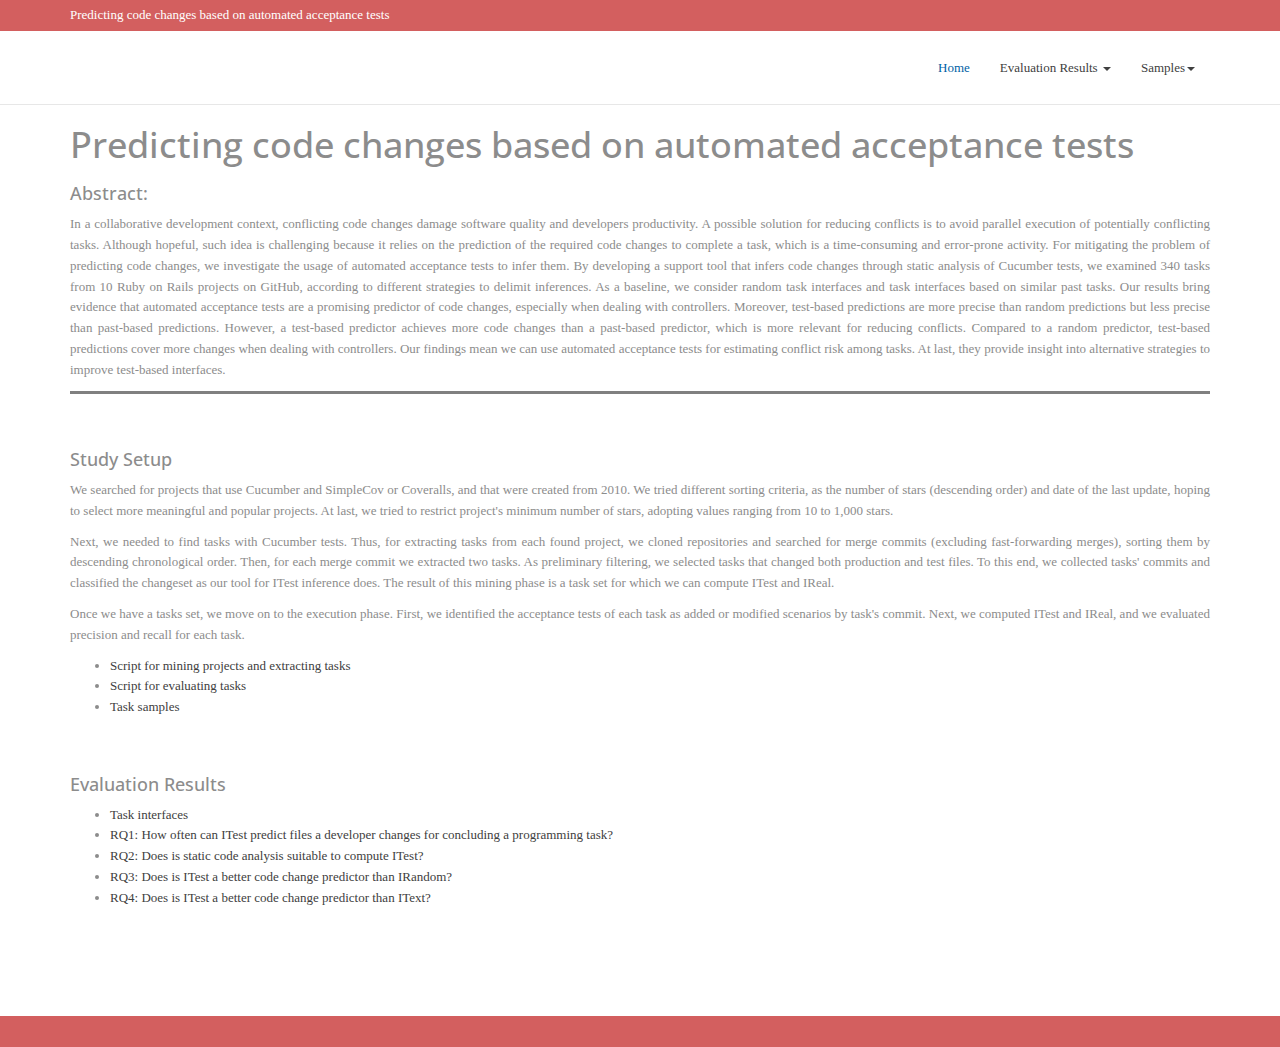
<file: index.html>
<!DOCTYPE html>
<html>
  <head>
  	<meta charset="utf-8">
    <meta http-equiv="X-UA-Compatible" content="IE=edge">
    <meta name="viewport" content="width=device-width, initial-scale=1">
    <title>Predicting code changes based on automated acceptance tests</title>
    
    <link href="https://fonts.googleapis.com/css?family=Open+Sans:400,600&amp;subset=latin-ext" rel="stylesheet">
    
    <link href="css/bootstrap.min.css" rel="stylesheet">
    <link href="css/font-awesome.min.css" rel="stylesheet">
    <link href="style.css" rel="stylesheet">
    <script src="http://www.w3schools.com/lib/w3data.js"></script>
    <script>
        $(function(){
            $("#includedContent").load("content.html");
        });
    </script>
  </head>
  <body style="font-family:verdana;">
    <header>
      <div class="top">
		  <div class="container">
		      <div class="row">
		          <div class="col-sm-6">
		              <p>Predicting code changes based on automated acceptance tests</p>
		          </div>
		      </div>
		  </div>
		</div>
		<nav class="navbar navbar-default">
			<div class="container">
			<div class="collapse navbar-collapse" id="bs-navbar-collapse">
		    	<ul class="nav navbar-nav main-navbar-nav">
		        	<li class="active"><a href="main.html" title="">Home</a></li>
		        	<li class="dropdown">
		            	<a href="#" title="" class="dropdown-toggle" data-toggle="dropdown" role="button" aria-haspopup="true" aria-expanded="false">Evaluation Results <span class="caret"></span></a>
		            	<ul class="dropdown-menu">
						<li><a href="results.html" title="">Task interfaces</a></li>
					    <li><a href="rq1-results.html" title="">RQ1</a></li>
                      	<li><a href="rq2-results.html" title="">RQ2</a></li>
		      			<li><a href="rq3-results.html" title="">RQ3</a></li>
		      			<li><a href="rq4-results.html" title="">RQ4</a></li>
		            	</ul>
		        	</li>
					<li class="dropdown">
		            	<a href="#" title="" class="dropdown-toggle" data-toggle="dropdown" role="button" aria-haspopup="true" aria-expanded="false">Samples<span class="caret"></span></a>
		            	<ul class="dropdown-menu">
							<li><a href="sample_projects.html" title="">Projects selection</a></li>
							<li><a href="sample_tasks.html" title="">Tasks selection</a></li>
		                	<li><a href="sample_77.html" title="">Sample of 77 tasks</a></li>
		                	<li><a href="sample_315.html" title="">Sample of 315 tasks</a></li>							
		            	</ul>
		        	</li>
		    	</ul>                           
			</div>        
			</div>
		</nav>
    </header>
    
    <main class="site-main page-main">
        <div class="container">
            <div class="row">
                <div class="page col-sm-12">
                  <h1>Predicting code changes based on automated acceptance tests</h1>
				</div>
			</div>
			<div class="row">
                <section class="page col-sm-12">
				  <div class="abstract">
					<h4>Abstract:</h4>
                    <p>In a collaborative development context, conflicting code changes damage software quality and developers productivity. A possible solution for reducing conflicts is to avoid parallel execution of potentially conflicting tasks. Although hopeful, such idea is challenging because it relies on the prediction of the required code changes to complete a task, which is a time-consuming and error-prone activity. For mitigating the problem of predicting code changes, we investigate the usage of automated acceptance tests to infer them. By developing a support tool that infers code changes through static analysis of Cucumber tests, we examined 340 tasks from 10 Ruby on Rails projects on GitHub, according to different strategies to delimit inferences. As a baseline, we consider random task interfaces and task interfaces based on similar past tasks. Our results bring evidence that automated acceptance tests are a promising predictor of code changes, especially when dealing with controllers. Moreover, test-based predictions are more precise than random predictions but less precise than past-based predictions. However, a test-based predictor achieves more code changes than a past-based predictor, which is more relevant for reducing conflicts. Compared to a random predictor, test-based predictions cover more changes when dealing with controllers. Our findings mean we can use automated acceptance tests for estimating conflict risk among tasks. At last, they provide insight into alternative strategies to improve test-based interfaces.</p>
                  </div>

                  <div class="study">
                    <h4>Study Setup</h4>
					<p>We searched for projects that use Cucumber and SimpleCov or Coveralls, and that were created from 2010. We tried different sorting criteria, as the number of stars (descending order) and date of the last update, hoping to select more meaningful and popular projects. At last, we tried to restrict project's minimum number of stars, adopting values ranging from 10 to 1,000 stars.</p>
					<p>Next, we needed to find tasks with Cucumber tests. Thus, for extracting tasks from each found project, we cloned repositories and searched for merge commits (excluding fast-forwarding merges), sorting them by descending chronological order. Then, for each merge commit we extracted two tasks. As preliminary filtering, we selected tasks that changed both production and test files. To this end, we collected tasks' commits and classified the changeset as our tool for ITest inference does. The result of this mining phase is a task set for which we can compute ITest and IReal.</p>
					<p>Once we have a tasks set, we move on to the execution phase. First, we identified the acceptance tests of each task as added or modified scenarios by task's commit. Next, we computed ITest and IReal, and we evaluated precision and recall for each task.</p>
                    <ul>
					  <li><a href="https://github.com/thaisabr/mining_git" title="">Script for mining projects and extracting tasks</a></li>
					  <li><a href="https://github.com/thaisabr/TestInterfaceEvaluation" title="">Script for evaluating tasks</a></li>
                      <li><a href="sample.html" title="">Task samples</a></li>				  
                    </ul>
				  </div>
				  
                  <div class="study">
                    <h4>Evaluation Results</h4>
                    <ul>
					  <li><a href="results.html" target="_blank" title="">Task interfaces</a></li>
                      <li><a href="rq1-results.html" target="_blank" title="">RQ1: How often can ITest predict files a developer changes for concluding a programming task?</a></li>
                      <li><a href="rq2-results.html" target="_blank" title="">RQ2: Does is static code analysis suitable to compute ITest?</a></li>
					  <li><a href="rq3-results.html" target="_blank" title="">RQ3: Does is ITest a better code change predictor than IRandom?</a></li>
					  <li><a href="rq4-results.html" target="_blank" title="">RQ4: Does is ITest a better code change predictor than IText?</a></li>					  
                    </ul>
                  </div>
				</section>
            </div>
        </div>
    </main>
    <footer>
      <div class="container">
        <div class="cen">
            <div class="col-md-12">
                
            </div>
        </div>
      </div>
      <div id="copyright">
            <div class="container">
                <div class="cen">
                    <div class="col-md-8">
                        
                    </div>
                </div>
            </div>
        </div>
    </footer>
    </body>
  </html>
</file>
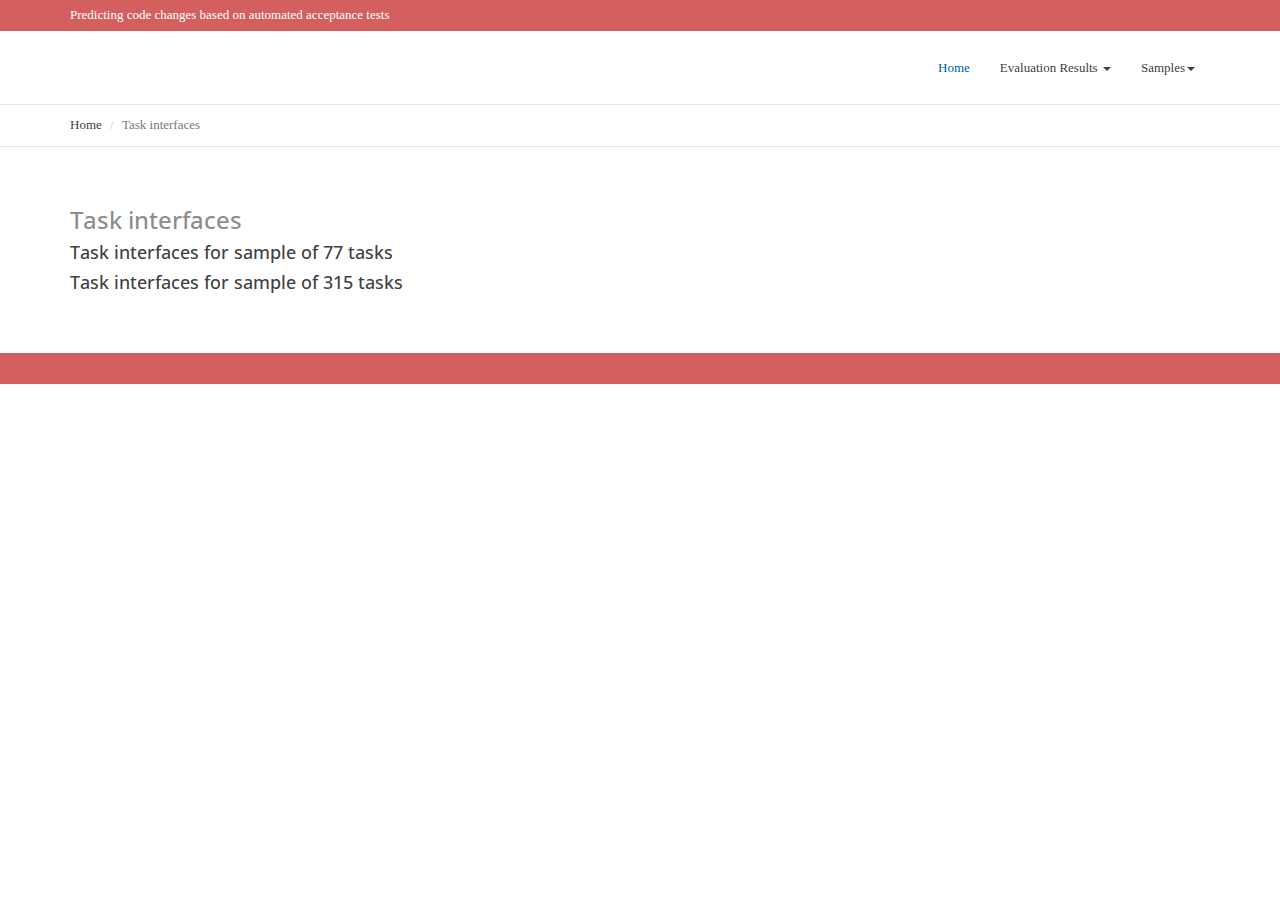
<file: results.html>
<!DOCTYPE html>
<html>
  <head>
    <meta charset="utf-8">
    <meta http-equiv="X-UA-Compatible" content="IE=edge">
    <meta name="viewport" content="width=device-width, initial-scale=1">
    <title>Predicting code changes based on automated acceptance tests</title>
    
    <link href="https://fonts.googleapis.com/css?family=Open+Sans:400,600&amp;subset=latin-ext" rel="stylesheet">
    
    <link href="css/bootstrap.min.css" rel="stylesheet">
    <link href="css/font-awesome.min.css" rel="stylesheet">
    <link href="style.css" rel="stylesheet">
  </head>
  <body style="font-family:verdana;">
    <header>
      <div class="top">
          <div class="container">
              <div class="row">
                  <div class="col-sm-6">
                      <p>Predicting code changes based on automated acceptance tests</p>
                  </div>
              </div>
          </div>
      </div>
      <nav class="navbar navbar-default">
			<div class="container">
			<div class="collapse navbar-collapse" id="bs-navbar-collapse">
		    	<ul class="nav navbar-nav main-navbar-nav">
		        	<li class="active"><a href="main.html" title="">Home</a></li>
		        	<li class="dropdown">
		            	<a href="#" title="" class="dropdown-toggle" data-toggle="dropdown" role="button" aria-haspopup="true" aria-expanded="false">Evaluation Results <span class="caret"></span></a>
		            	<ul class="dropdown-menu">
						<li><a href="results.html" title="">Task interfaces</a></li>
					    <li><a href="rq1-results.html" title="">RQ1</a></li>
                      	<li><a href="rq2-results.html" title="">RQ2</a></li>
		      			<li><a href="rq3-results.html" title="">RQ3</a></li>
		      			<li><a href="rq4-results.html" title="">RQ4</a></li>
		            	</ul>
		        	</li>
					<li class="dropdown">
		            	<a href="#" title="" class="dropdown-toggle" data-toggle="dropdown" role="button" aria-haspopup="true" aria-expanded="false">Samples<span class="caret"></span></a>
		            	<ul class="dropdown-menu">
							<li><a href="sample_projects.html" title="">Projects selection</a></li>
							<li><a href="sample_tasks.html" title="">Tasks selection</a></li>
		                	<li><a href="sample_77.html" title="">Sample of 77 tasks</a></li>
		                	<li><a href="sample_315.html" title="">Sample of 315 tasks</a></li>							
		            	</ul>
		        	</li>
		    	</ul>                           
			</div>        
			</div>
		</nav>
    </header>
    <div class="bread_area">
      <div class="container">
          <div class="row">
              <div class="col-sm-12">
                  <ol class="breadcrumb">
                      <li><a href="main.html">Home</a></li>
                      <li class="active">Task interfaces</li>
                  </ol>                    
              </div>
          </div>
      </div>
    </div>
    <main class="site-main page-main">
        <div class="container">
            <div class="row">
                <section class="page col-sm-12">
				  <h3>Task interfaces</h3>
				  <h4><a href="task_interface_results_77_tasks.zip" title="" target="_blank">Task interfaces for sample of 77 tasks</a></h4>
				  <h4><a href="task_interface_results_315_tasks.zip" title="" target="_blank">Task interfaces for sample of 315 tasks</a></h4>
                </section>
            </div>
        </div>
    </main>
    <footer>
      <div class="container">
        <div class="row">
            
        </div>
        </div>
      <div id="copyright">
            <div class="container">
                <div class="cen">
                    <div class="col-md-8">
                        
                    </div>
                </div>
            </div>
        </div>
    </footer>
    </body>
  </html>
</file>
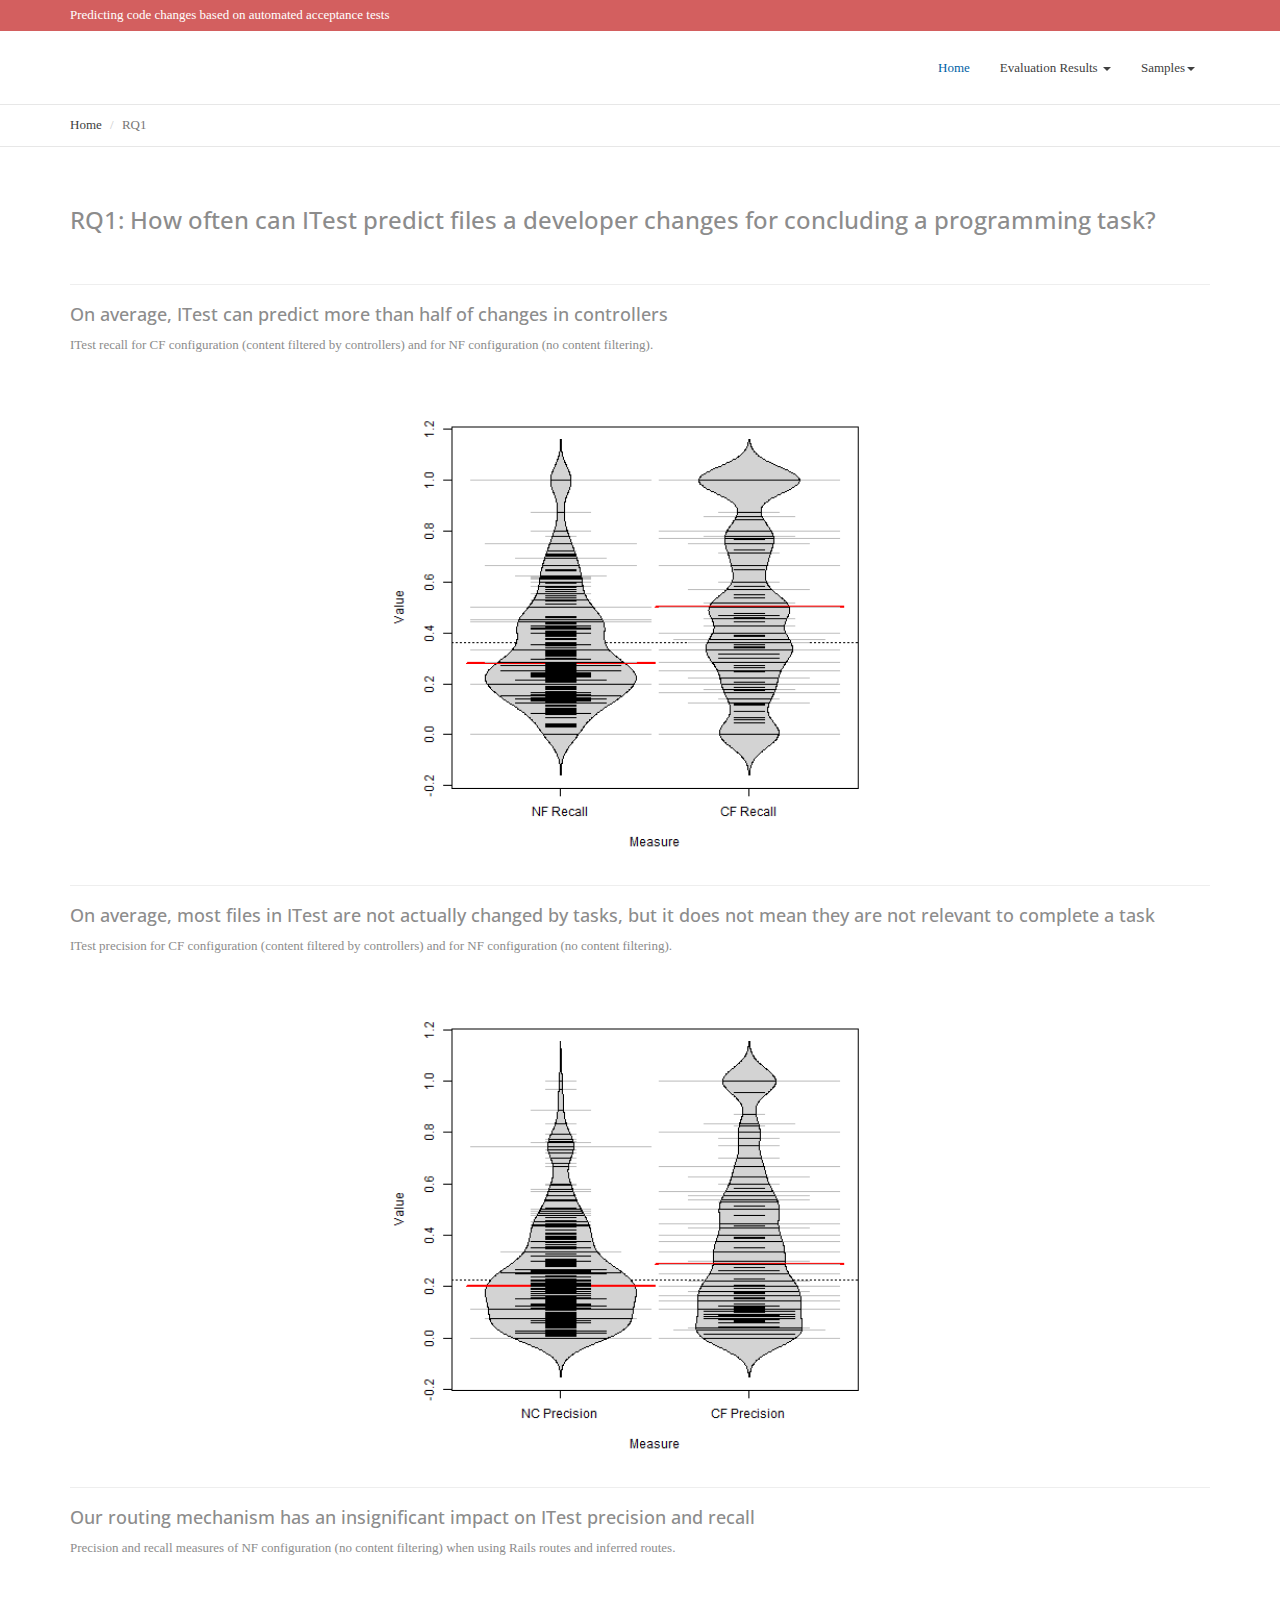
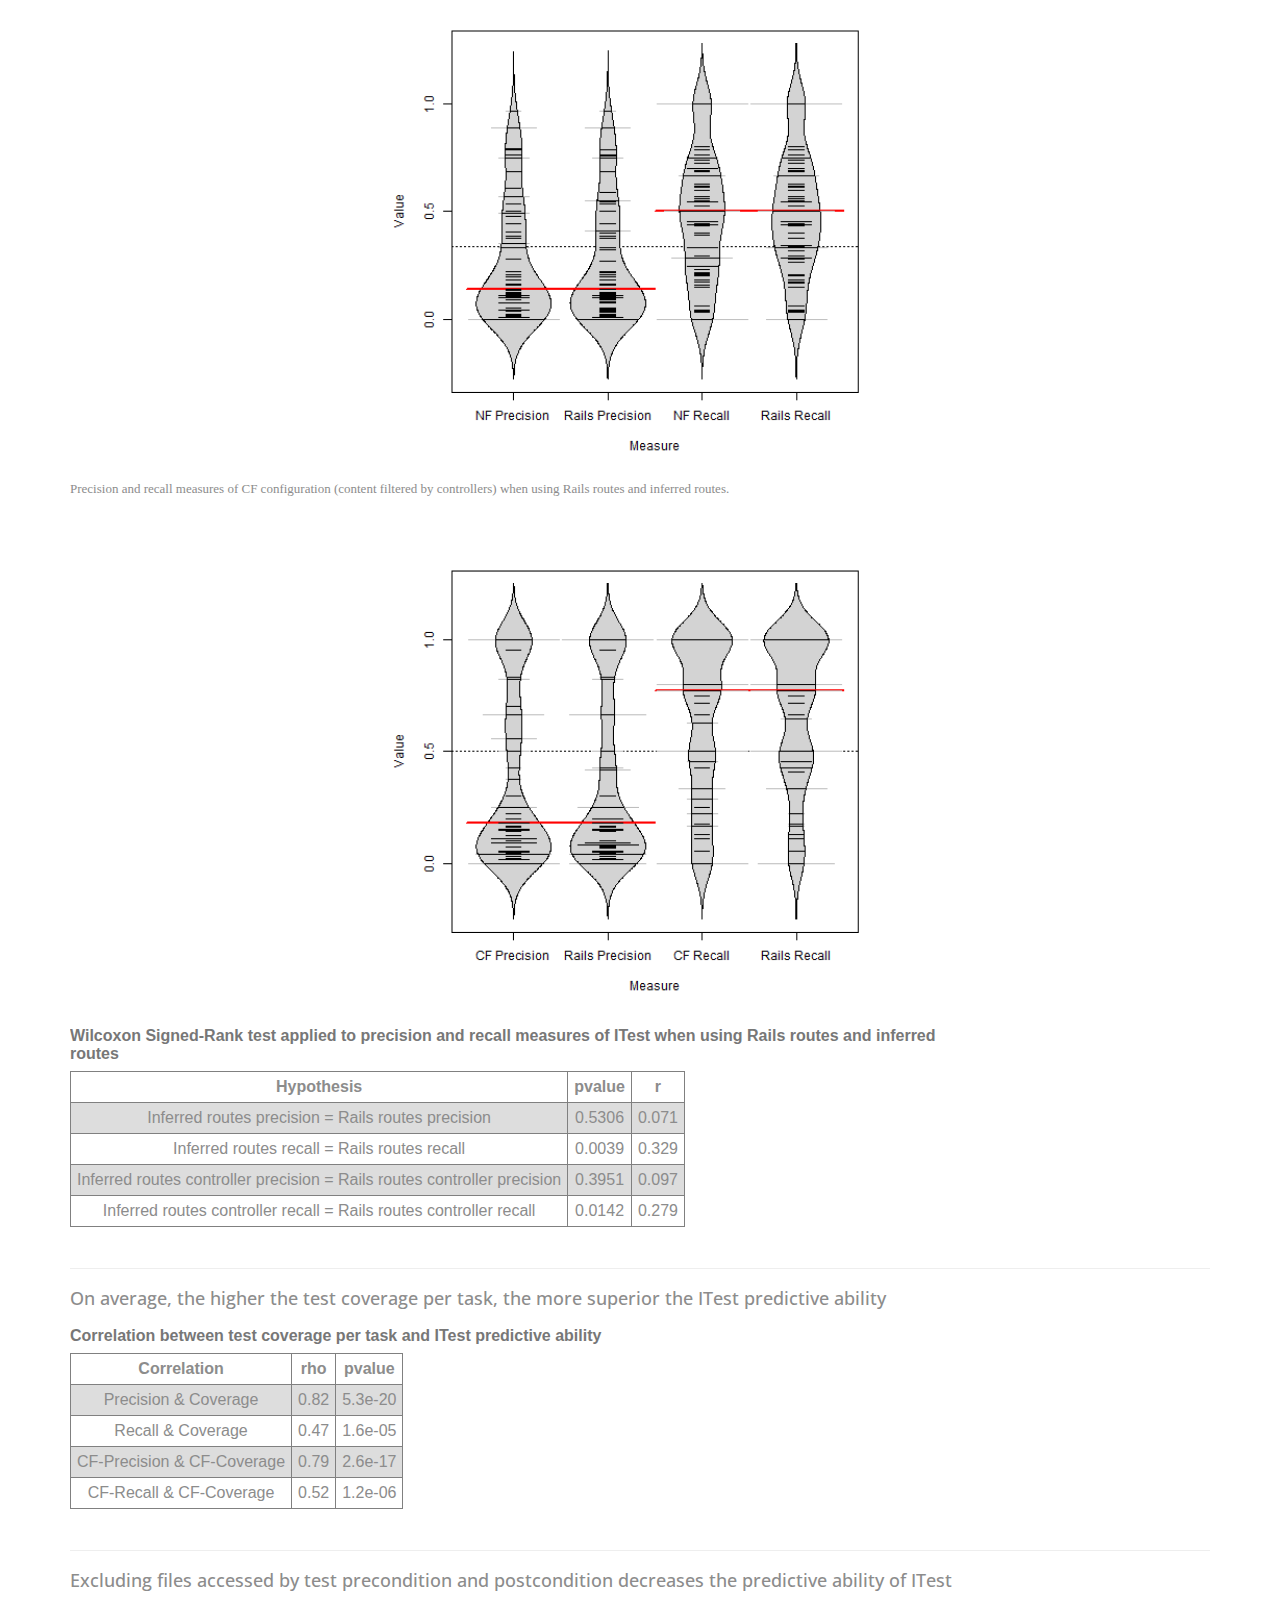
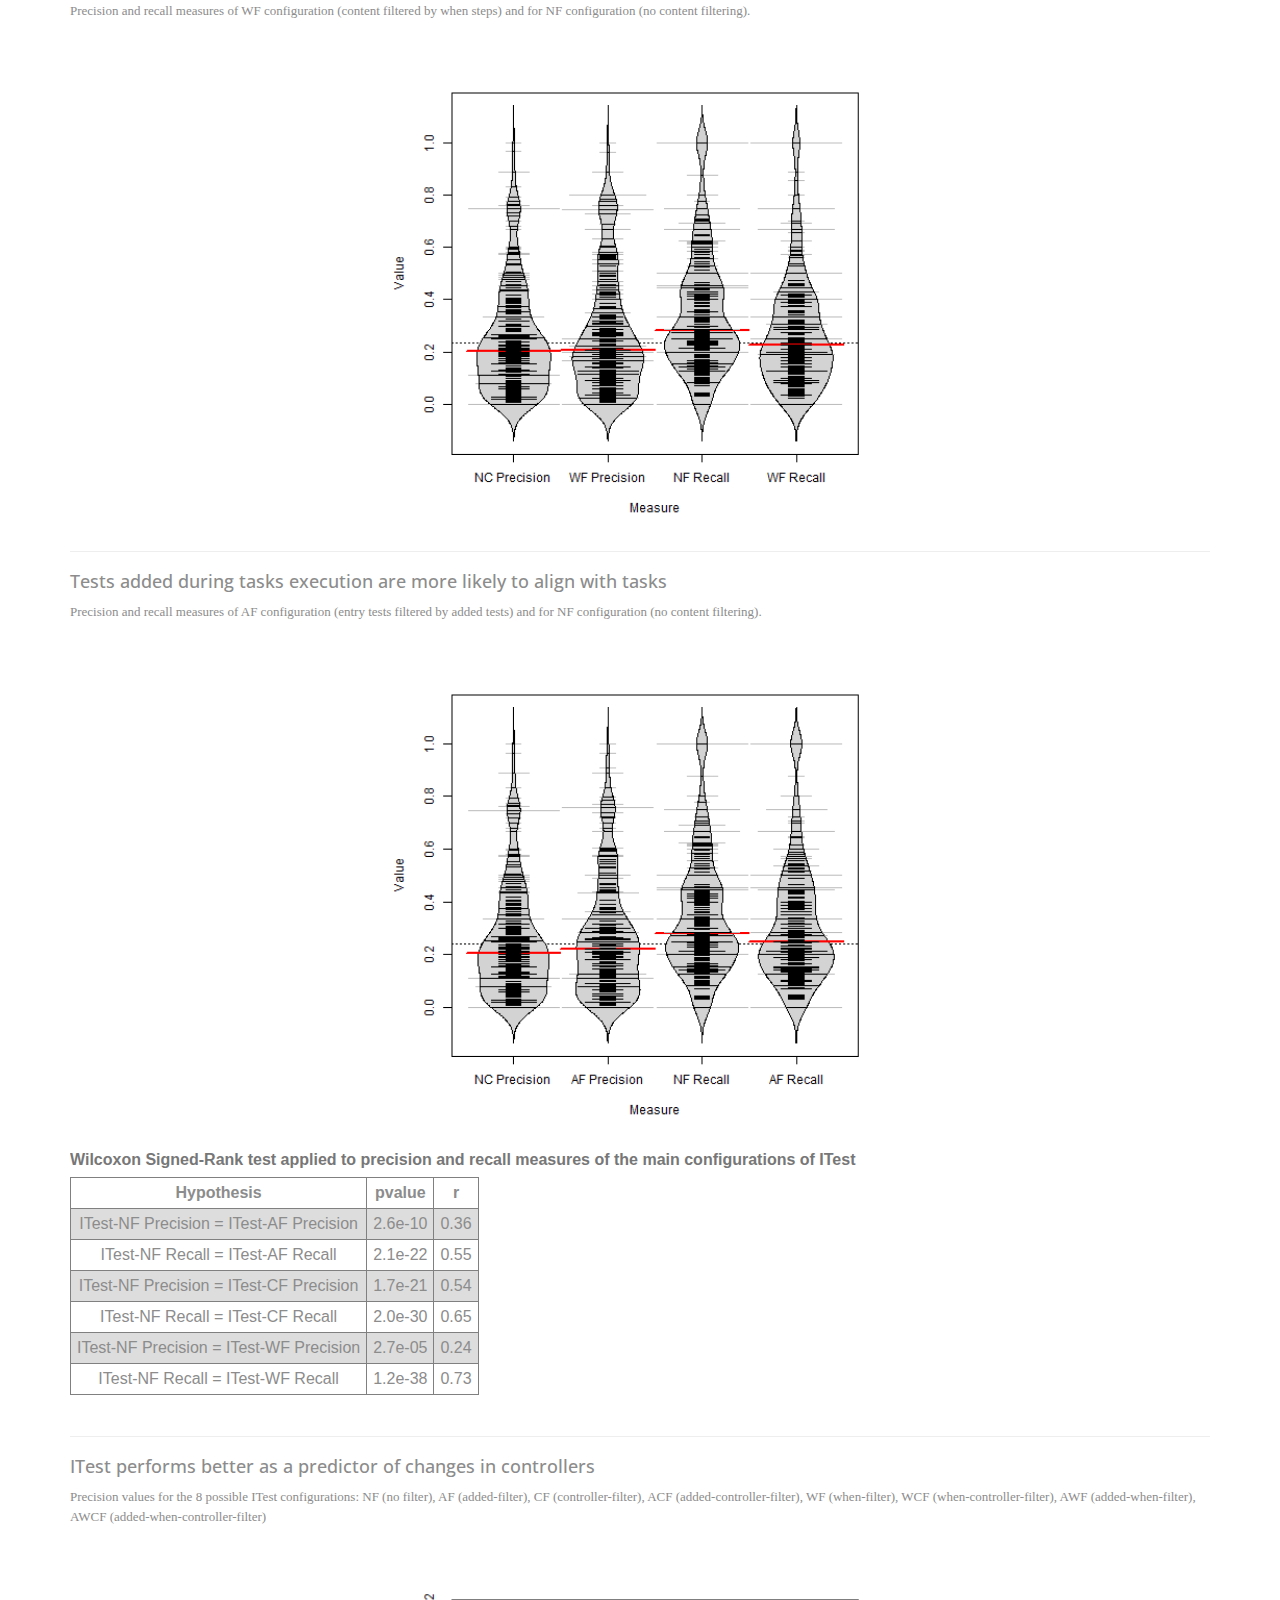
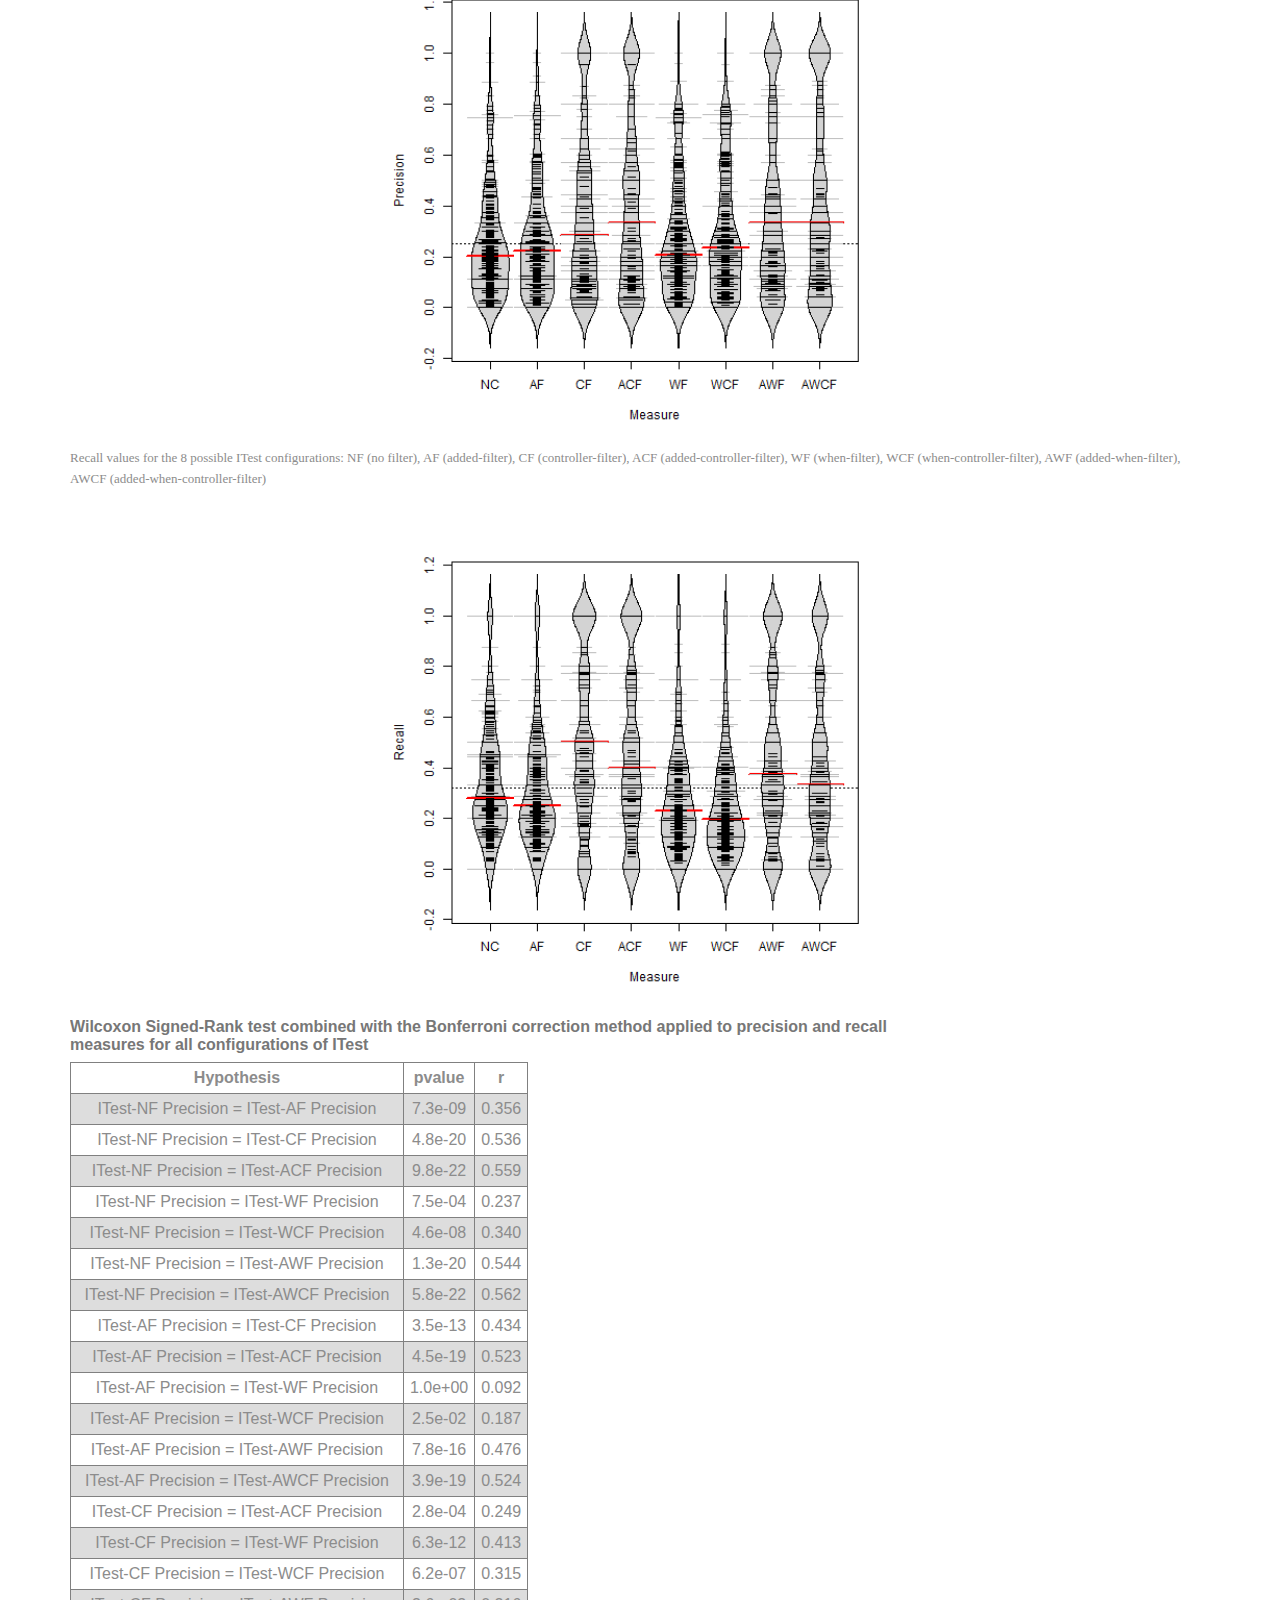
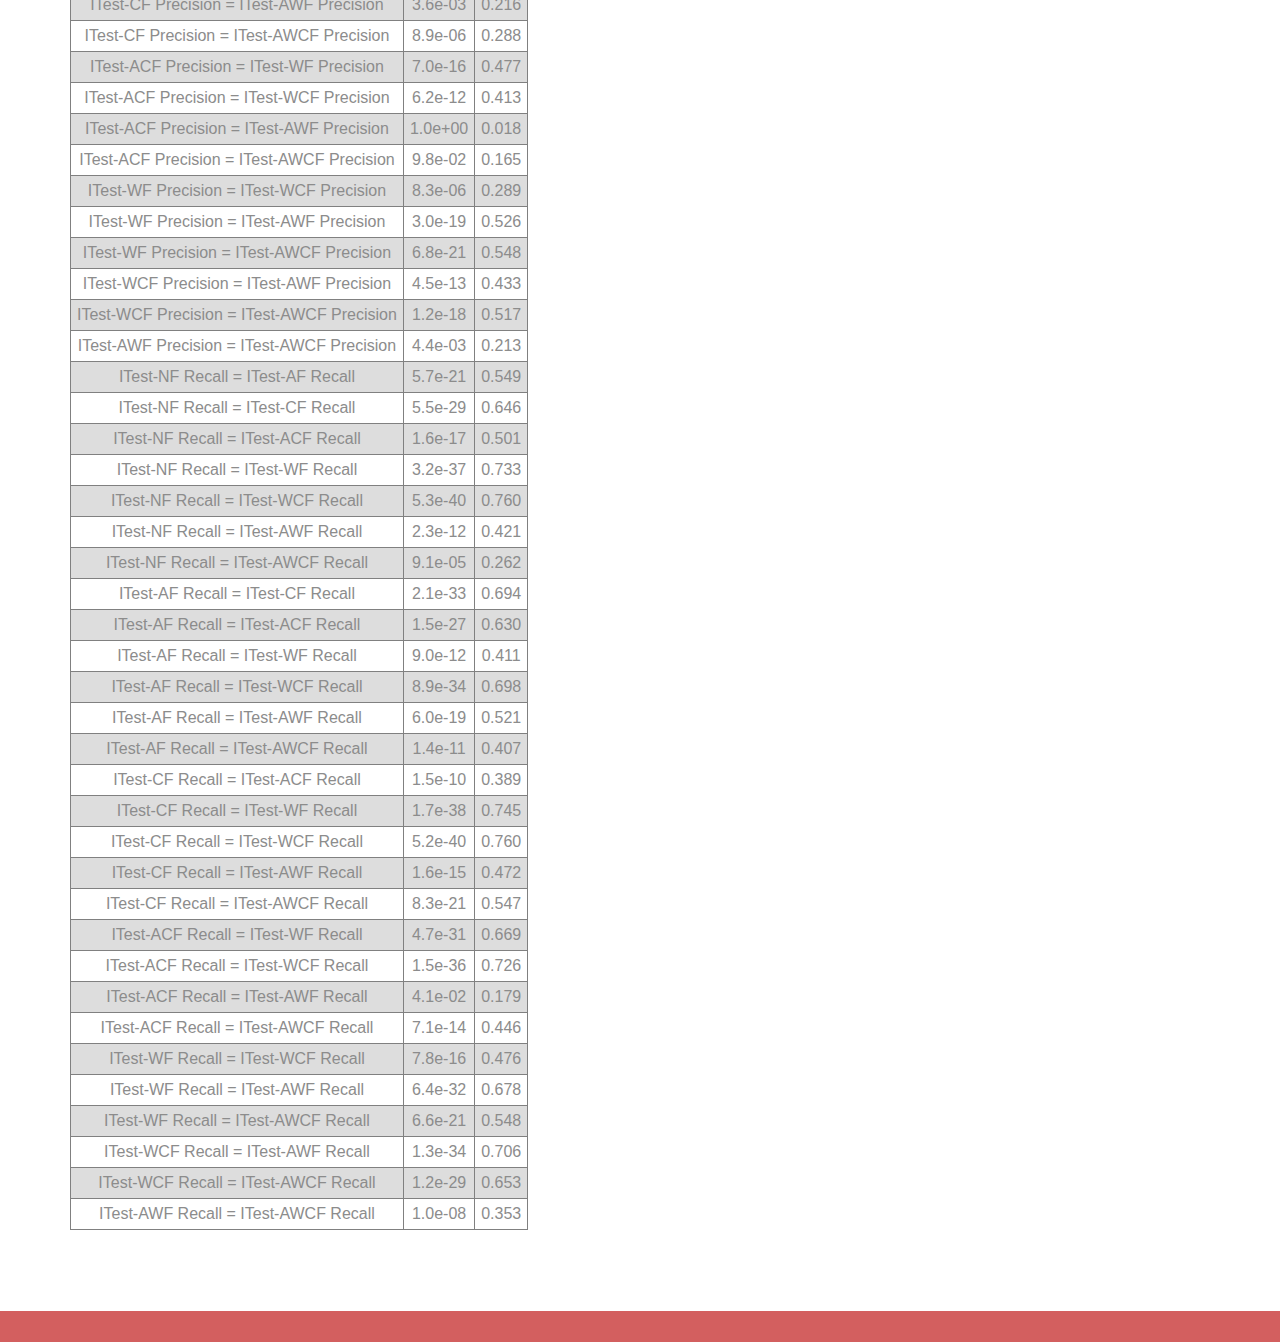
<file: rq1-results.html>
<html>
    <head>
    <meta charset="utf-8">
    <meta http-equiv="X-UA-Compatible" content="IE=edge">
    <meta name="viewport" content="width=device-width, initial-scale=1">
    <title>Predicting code changes based on automated acceptance tests</title>
    
    <link href="https://fonts.googleapis.com/css?family=Open+Sans:400,600&amp;subset=latin-ext" rel="stylesheet">
    
    <link href="css/bootstrap.min.css" rel="stylesheet">
    <link href="css/font-awesome.min.css" rel="stylesheet">
    <link href="style.css" rel="stylesheet">
    </head>
    <body style="font-family:verdana;">
    <header>
    <div class="top">
    <div class="container">
    <div class="row">
    <div class="col-sm-6">
    <p>Predicting code changes based on automated acceptance tests</p>
    </div>
    </div>
    </div>
    </div>
    <nav class="navbar navbar-default">
    <div class="container">
    <div class="collapse navbar-collapse" id="bs-navbar-collapse">
    <ul class="nav navbar-nav main-navbar-nav">
    <li class="active"><a href="main.html" title="">Home</a></li>
    <li class="dropdown">
    <a href="#" title="" class="dropdown-toggle" data-toggle="dropdown" role="button" aria-haspopup="true" aria-expanded="false">Evaluation Results <span class="caret"></span></a>
    <ul class="dropdown-menu">
      <li><a href="results.html" title="">Task interfaces</a></li>
      <li><a href="rq1-results.html" title="">RQ1</a></li>
        <li><a href="rq2-results.html" title="">RQ2</a></li>
          <li><a href="rq3-results.html" title="">RQ3</a></li>
            <li><a href="rq4-results.html" title="">RQ4</a></li>
              </ul>
              </li>
              <li class="dropdown">
                <a href="#" title="" class="dropdown-toggle" data-toggle="dropdown" role="button" aria-haspopup="true" aria-expanded="false">Samples<span class="caret"></span></a>
                  <ul class="dropdown-menu">
                    <li><a href="sample_projects.html" title="">Projects selection</a></li>
                      <li><a href="sample_tasks.html" title="">Tasks selection</a></li>
                        <li><a href="sample_77.html" title="">Sample of 77 tasks</a></li>
                          <li><a href="sample_315.html" title="">Sample of 315 tasks</a></li>							
                            </ul>
                            </li>
                            </ul>                           
                            </div>        
                            </div>
                            </nav>
                            </header>
                            <div class="bread_area">
                              <div class="container">
                                <div class="row">
                                  <div class="col-sm-12">
                                    <ol class="breadcrumb">
                                      <li><a href="main.html">Home</a></li>
                                        <li class="active">RQ1</li>
                                          </ol>                    
                                          </div>
                                          </div>
                                          </div>
                                          </div>
                                          <main class="site-main page-main">
                                            <div class="container">
                                              <div class="row">
                                                <section class="page col-sm-12">
 <h3 > RQ1: How often can ITest predict files a developer changes for concluding a programming task?</h3>

<p class='character'><br></p>

<p class='character'><hr></p>

 <h4 > On average, ITest can predict more than half of changes in controllers</h4>

<p class='character'>ITest recall for CF configuration (content filtered by controllers) and for NF configuration (no content filtering).</p>

<p align=center><img src='img/evaluation_cf_recall.png' border=1 width=500>
<p class='character'><hr></p>

 <h4 > On average, most files in ITest are not actually changed by tasks, but it does not mean they are not relevant to complete a task</h4>

<p class='character'>ITest precision for CF configuration (content filtered by controllers) and for NF configuration (no content filtering).</p>

<p align=center><img src='img/evaluation_cf_precision.png' border=1 width=500>
<p class='character'><hr></p>

 <h4 > Our routing mechanism has an insignificant impact on ITest precision and recall</h4>

<p class='character'>Precision and recall measures of NF configuration (no content filtering) when using Rails routes and inferred routes.</p>

<p align=center><img src='img/evaluation_routes.png' border=1 width=500>
<p class='character'>Precision and recall measures of CF configuration (content filtered by controllers) when using Rails routes and inferred routes.</p>

<p align=center><img src='img/evaluation_routes-controller.png' border=1 width=500>

<p align= center >
<table cellspacing=0 border=0>
<caption align=top class=captiondataframe>Wilcoxon Signed-Rank test applied to precision and recall measures of ITest when using Rails routes and inferred routes</caption>
<tr><td>
	<table border=0 class=build_conflicts center>
	<tbody> 
	<tr class= firstline > 
		<th>Hypothesis  </th>
		<th>pvalue  </th>
		<th>r</th> 
	</tr> 
<tr> 
<td class=cellinside>Inferred routes precision = Rails routes precision
</td>
<td class=cellinside>0.5306
</td>
<td class=cellinside>0.071
</td></tr>
 
<tr> 
<td class=cellinside>Inferred routes recall = Rails routes recall
</td>
<td class=cellinside>0.0039
</td>
<td class=cellinside>0.329
</td></tr>
 
<tr> 
<td class=cellinside>Inferred routes controller precision = Rails routes controller precision
</td>
<td class=cellinside>0.3951
</td>
<td class=cellinside>0.097
</td></tr>
 
<tr> 
<td class=cellinside>Inferred routes controller recall = Rails routes controller recall
</td>
<td class=cellinside>0.0142
</td>
<td class=cellinside>0.279
</td></tr>
 
	</tbody>
</table>
 </td></table>
 <br>

<p class='character'><hr></p>

 <h4 > On average, the higher the test coverage per task, the more superior the ITest predictive ability</h4>


<p align= center >
<table cellspacing=0 border=0>
<caption align=top class=captiondataframe>Correlation between test coverage per task and ITest predictive ability</caption>
<tr><td>
	<table border=0 class=build_conflicts center>
	<tbody> 
	<tr class= firstline > 
		<th>Correlation  </th>
		<th>rho  </th>
		<th>pvalue</th> 
	</tr> 
<tr> 
<td class=cellinside>Precision & Coverage
</td>
<td class=cellinside>0.82
</td>
<td class=cellinside>5.3e-20
</td></tr>
 
<tr> 
<td class=cellinside>Recall & Coverage
</td>
<td class=cellinside>0.47
</td>
<td class=cellinside>1.6e-05
</td></tr>
 
<tr> 
<td class=cellinside>CF-Precision & CF-Coverage
</td>
<td class=cellinside>0.79
</td>
<td class=cellinside>2.6e-17
</td></tr>
 
<tr> 
<td class=cellinside>CF-Recall & CF-Coverage
</td>
<td class=cellinside>0.52
</td>
<td class=cellinside>1.2e-06
</td></tr>
 
	</tbody>
</table>
 </td></table>
 <br>

<p class='character'><hr></p>

 <h4 > Excluding files accessed by test precondition and postcondition decreases the predictive ability of ITest</h4>

<p class='character'>Precision and recall measures of WF configuration (content filtered by when steps) and for NF configuration (no content filtering).</p>

<p align=center><img src='img/evaluation_wf.png' border=1 width=500>
<p class='character'><hr></p>

 <h4 > Tests added during tasks execution are more likely to align with tasks</h4>

<p class='character'>Precision and recall measures of AF configuration (entry tests filtered by added tests) and for NF configuration (no content filtering).</p>

<p align=center><img src='img/evaluation_af.png' border=1 width=500>

<p align= center >
<table cellspacing=0 border=0>
<caption align=top class=captiondataframe>Wilcoxon Signed-Rank test applied to precision and recall measures of the main configurations of ITest</caption>
<tr><td>
	<table border=0 class=build_conflicts center>
	<tbody> 
	<tr class= firstline > 
		<th>Hypothesis  </th>
		<th>pvalue  </th>
		<th>r</th> 
	</tr> 
<tr> 
<td class=cellinside>ITest-NF Precision = ITest-AF Precision
</td>
<td class=cellinside>2.6e-10
</td>
<td class=cellinside>0.36
</td></tr>
 
<tr> 
<td class=cellinside>ITest-NF Recall = ITest-AF Recall
</td>
<td class=cellinside>2.1e-22
</td>
<td class=cellinside>0.55
</td></tr>
 
<tr> 
<td class=cellinside>ITest-NF Precision = ITest-CF Precision
</td>
<td class=cellinside>1.7e-21
</td>
<td class=cellinside>0.54
</td></tr>
 
<tr> 
<td class=cellinside>ITest-NF Recall = ITest-CF Recall
</td>
<td class=cellinside>2.0e-30
</td>
<td class=cellinside>0.65
</td></tr>
 
<tr> 
<td class=cellinside>ITest-NF Precision = ITest-WF Precision
</td>
<td class=cellinside>2.7e-05
</td>
<td class=cellinside>0.24
</td></tr>
 
<tr> 
<td class=cellinside>ITest-NF Recall = ITest-WF Recall
</td>
<td class=cellinside>1.2e-38
</td>
<td class=cellinside>0.73
</td></tr>
 
	</tbody>
</table>
 </td></table>
 <br>

<p class='character'><hr></p>

 <h4 > ITest performs better as a predictor of changes in controllers</h4>

<p class='character'>Precision values for the 8 possible ITest configurations: NF (no filter), AF (added-filter), CF (controller-filter),
       ACF (added-controller-filter), WF (when-filter), WCF (when-controller-filter), AWF (added-when-filter), AWCF (added-when-controller-filter)</p>

<p align=center><img src='img/evaluation_all_precision.png' border=1 width=500>
<p class='character'>Recall values for the 8 possible ITest configurations: NF (no filter), AF (added-filter), CF (controller-filter),
       ACF (added-controller-filter), WF (when-filter), WCF (when-controller-filter), AWF (added-when-filter), AWCF (added-when-controller-filter)</p>

<p align=center><img src='img/evaluation_all_recall.png' border=1 width=500>

<p align= center >
<table cellspacing=0 border=0>
<caption align=top class=captiondataframe>Wilcoxon Signed-Rank test combined with the Bonferroni correction method applied to precision and recall measures for all configurations of ITest</caption>
<tr><td>
	<table border=0 class=build_conflicts center>
	<tbody> 
	<tr class= firstline > 
		<th>Hypothesis  </th>
		<th>pvalue  </th>
		<th>r</th> 
	</tr> 
<tr> 
<td class=cellinside>ITest-NF Precision = ITest-AF Precision
</td>
<td class=cellinside>7.3e-09
</td>
<td class=cellinside>0.356
</td></tr>
 
<tr> 
<td class=cellinside>ITest-NF Precision = ITest-CF Precision
</td>
<td class=cellinside>4.8e-20
</td>
<td class=cellinside>0.536
</td></tr>
 
<tr> 
<td class=cellinside>ITest-NF Precision = ITest-ACF Precision
</td>
<td class=cellinside>9.8e-22
</td>
<td class=cellinside>0.559
</td></tr>
 
<tr> 
<td class=cellinside>ITest-NF Precision = ITest-WF Precision
</td>
<td class=cellinside>7.5e-04
</td>
<td class=cellinside>0.237
</td></tr>
 
<tr> 
<td class=cellinside>ITest-NF Precision = ITest-WCF Precision
</td>
<td class=cellinside>4.6e-08
</td>
<td class=cellinside>0.340
</td></tr>
 
<tr> 
<td class=cellinside>ITest-NF Precision = ITest-AWF Precision
</td>
<td class=cellinside>1.3e-20
</td>
<td class=cellinside>0.544
</td></tr>
 
<tr> 
<td class=cellinside>ITest-NF Precision = ITest-AWCF Precision
</td>
<td class=cellinside>5.8e-22
</td>
<td class=cellinside>0.562
</td></tr>
 
<tr> 
<td class=cellinside>ITest-AF Precision = ITest-CF Precision
</td>
<td class=cellinside>3.5e-13
</td>
<td class=cellinside>0.434
</td></tr>
 
<tr> 
<td class=cellinside>ITest-AF Precision = ITest-ACF Precision
</td>
<td class=cellinside>4.5e-19
</td>
<td class=cellinside>0.523
</td></tr>
 
<tr> 
<td class=cellinside>ITest-AF Precision = ITest-WF Precision
</td>
<td class=cellinside>1.0e+00
</td>
<td class=cellinside>0.092
</td></tr>
 
<tr> 
<td class=cellinside>ITest-AF Precision = ITest-WCF Precision
</td>
<td class=cellinside>2.5e-02
</td>
<td class=cellinside>0.187
</td></tr>
 
<tr> 
<td class=cellinside>ITest-AF Precision = ITest-AWF Precision
</td>
<td class=cellinside>7.8e-16
</td>
<td class=cellinside>0.476
</td></tr>
 
<tr> 
<td class=cellinside>ITest-AF Precision = ITest-AWCF Precision
</td>
<td class=cellinside>3.9e-19
</td>
<td class=cellinside>0.524
</td></tr>
 
<tr> 
<td class=cellinside>ITest-CF Precision = ITest-ACF Precision
</td>
<td class=cellinside>2.8e-04
</td>
<td class=cellinside>0.249
</td></tr>
 
<tr> 
<td class=cellinside>ITest-CF Precision = ITest-WF Precision
</td>
<td class=cellinside>6.3e-12
</td>
<td class=cellinside>0.413
</td></tr>
 
<tr> 
<td class=cellinside>ITest-CF Precision = ITest-WCF Precision
</td>
<td class=cellinside>6.2e-07
</td>
<td class=cellinside>0.315
</td></tr>
 
<tr> 
<td class=cellinside>ITest-CF Precision = ITest-AWF Precision
</td>
<td class=cellinside>3.6e-03
</td>
<td class=cellinside>0.216
</td></tr>
 
<tr> 
<td class=cellinside>ITest-CF Precision = ITest-AWCF Precision
</td>
<td class=cellinside>8.9e-06
</td>
<td class=cellinside>0.288
</td></tr>
 
<tr> 
<td class=cellinside>ITest-ACF Precision = ITest-WF Precision
</td>
<td class=cellinside>7.0e-16
</td>
<td class=cellinside>0.477
</td></tr>
 
<tr> 
<td class=cellinside>ITest-ACF Precision = ITest-WCF Precision
</td>
<td class=cellinside>6.2e-12
</td>
<td class=cellinside>0.413
</td></tr>
 
<tr> 
<td class=cellinside>ITest-ACF Precision = ITest-AWF Precision
</td>
<td class=cellinside>1.0e+00
</td>
<td class=cellinside>0.018
</td></tr>
 
<tr> 
<td class=cellinside>ITest-ACF Precision = ITest-AWCF Precision
</td>
<td class=cellinside>9.8e-02
</td>
<td class=cellinside>0.165
</td></tr>
 
<tr> 
<td class=cellinside>ITest-WF Precision = ITest-WCF Precision
</td>
<td class=cellinside>8.3e-06
</td>
<td class=cellinside>0.289
</td></tr>
 
<tr> 
<td class=cellinside>ITest-WF Precision = ITest-AWF Precision
</td>
<td class=cellinside>3.0e-19
</td>
<td class=cellinside>0.526
</td></tr>
 
<tr> 
<td class=cellinside>ITest-WF Precision = ITest-AWCF Precision
</td>
<td class=cellinside>6.8e-21
</td>
<td class=cellinside>0.548
</td></tr>
 
<tr> 
<td class=cellinside>ITest-WCF Precision = ITest-AWF Precision
</td>
<td class=cellinside>4.5e-13
</td>
<td class=cellinside>0.433
</td></tr>
 
<tr> 
<td class=cellinside>ITest-WCF Precision = ITest-AWCF Precision
</td>
<td class=cellinside>1.2e-18
</td>
<td class=cellinside>0.517
</td></tr>
 
<tr> 
<td class=cellinside>ITest-AWF Precision = ITest-AWCF Precision
</td>
<td class=cellinside>4.4e-03
</td>
<td class=cellinside>0.213
</td></tr>
 
<tr> 
<td class=cellinside>ITest-NF Recall = ITest-AF Recall
</td>
<td class=cellinside>5.7e-21
</td>
<td class=cellinside>0.549
</td></tr>
 
<tr> 
<td class=cellinside>ITest-NF Recall = ITest-CF Recall
</td>
<td class=cellinside>5.5e-29
</td>
<td class=cellinside>0.646
</td></tr>
 
<tr> 
<td class=cellinside>ITest-NF Recall = ITest-ACF Recall
</td>
<td class=cellinside>1.6e-17
</td>
<td class=cellinside>0.501
</td></tr>
 
<tr> 
<td class=cellinside>ITest-NF Recall = ITest-WF Recall
</td>
<td class=cellinside>3.2e-37
</td>
<td class=cellinside>0.733
</td></tr>
 
<tr> 
<td class=cellinside>ITest-NF Recall = ITest-WCF Recall
</td>
<td class=cellinside>5.3e-40
</td>
<td class=cellinside>0.760
</td></tr>
 
<tr> 
<td class=cellinside>ITest-NF Recall = ITest-AWF Recall
</td>
<td class=cellinside>2.3e-12
</td>
<td class=cellinside>0.421
</td></tr>
 
<tr> 
<td class=cellinside>ITest-NF Recall = ITest-AWCF Recall
</td>
<td class=cellinside>9.1e-05
</td>
<td class=cellinside>0.262
</td></tr>
 
<tr> 
<td class=cellinside>ITest-AF Recall = ITest-CF Recall
</td>
<td class=cellinside>2.1e-33
</td>
<td class=cellinside>0.694
</td></tr>
 
<tr> 
<td class=cellinside>ITest-AF Recall = ITest-ACF Recall
</td>
<td class=cellinside>1.5e-27
</td>
<td class=cellinside>0.630
</td></tr>
 
<tr> 
<td class=cellinside>ITest-AF Recall = ITest-WF Recall
</td>
<td class=cellinside>9.0e-12
</td>
<td class=cellinside>0.411
</td></tr>
 
<tr> 
<td class=cellinside>ITest-AF Recall = ITest-WCF Recall
</td>
<td class=cellinside>8.9e-34
</td>
<td class=cellinside>0.698
</td></tr>
 
<tr> 
<td class=cellinside>ITest-AF Recall = ITest-AWF Recall
</td>
<td class=cellinside>6.0e-19
</td>
<td class=cellinside>0.521
</td></tr>
 
<tr> 
<td class=cellinside>ITest-AF Recall = ITest-AWCF Recall
</td>
<td class=cellinside>1.4e-11
</td>
<td class=cellinside>0.407
</td></tr>
 
<tr> 
<td class=cellinside>ITest-CF Recall = ITest-ACF Recall
</td>
<td class=cellinside>1.5e-10
</td>
<td class=cellinside>0.389
</td></tr>
 
<tr> 
<td class=cellinside>ITest-CF Recall = ITest-WF Recall
</td>
<td class=cellinside>1.7e-38
</td>
<td class=cellinside>0.745
</td></tr>
 
<tr> 
<td class=cellinside>ITest-CF Recall = ITest-WCF Recall
</td>
<td class=cellinside>5.2e-40
</td>
<td class=cellinside>0.760
</td></tr>
 
<tr> 
<td class=cellinside>ITest-CF Recall = ITest-AWF Recall
</td>
<td class=cellinside>1.6e-15
</td>
<td class=cellinside>0.472
</td></tr>
 
<tr> 
<td class=cellinside>ITest-CF Recall = ITest-AWCF Recall
</td>
<td class=cellinside>8.3e-21
</td>
<td class=cellinside>0.547
</td></tr>
 
<tr> 
<td class=cellinside>ITest-ACF Recall = ITest-WF Recall
</td>
<td class=cellinside>4.7e-31
</td>
<td class=cellinside>0.669
</td></tr>
 
<tr> 
<td class=cellinside>ITest-ACF Recall = ITest-WCF Recall
</td>
<td class=cellinside>1.5e-36
</td>
<td class=cellinside>0.726
</td></tr>
 
<tr> 
<td class=cellinside>ITest-ACF Recall = ITest-AWF Recall
</td>
<td class=cellinside>4.1e-02
</td>
<td class=cellinside>0.179
</td></tr>
 
<tr> 
<td class=cellinside>ITest-ACF Recall = ITest-AWCF Recall
</td>
<td class=cellinside>7.1e-14
</td>
<td class=cellinside>0.446
</td></tr>
 
<tr> 
<td class=cellinside>ITest-WF Recall = ITest-WCF Recall
</td>
<td class=cellinside>7.8e-16
</td>
<td class=cellinside>0.476
</td></tr>
 
<tr> 
<td class=cellinside>ITest-WF Recall = ITest-AWF Recall
</td>
<td class=cellinside>6.4e-32
</td>
<td class=cellinside>0.678
</td></tr>
 
<tr> 
<td class=cellinside>ITest-WF Recall = ITest-AWCF Recall
</td>
<td class=cellinside>6.6e-21
</td>
<td class=cellinside>0.548
</td></tr>
 
<tr> 
<td class=cellinside>ITest-WCF Recall = ITest-AWF Recall
</td>
<td class=cellinside>1.3e-34
</td>
<td class=cellinside>0.706
</td></tr>
 
<tr> 
<td class=cellinside>ITest-WCF Recall = ITest-AWCF Recall
</td>
<td class=cellinside>1.2e-29
</td>
<td class=cellinside>0.653
</td></tr>
 
<tr> 
<td class=cellinside>ITest-AWF Recall = ITest-AWCF Recall
</td>
<td class=cellinside>1.0e-08
</td>
<td class=cellinside>0.353
</td></tr>
 
	</tbody>
</table>
 </td></table>
 <br>
            </section>
                        </div>
        </div>
  </main>
  <footer>
  <div class="container">
  <div class="row">
  
  </div>
  </div>
  <div id="copyright">
  <div class="container">
  <div class="cen">
  <div class="col-md-8">
  
  </div>
  </div>
  </div>
  </div>
  </footer>
  </body>
  </html>
</file>
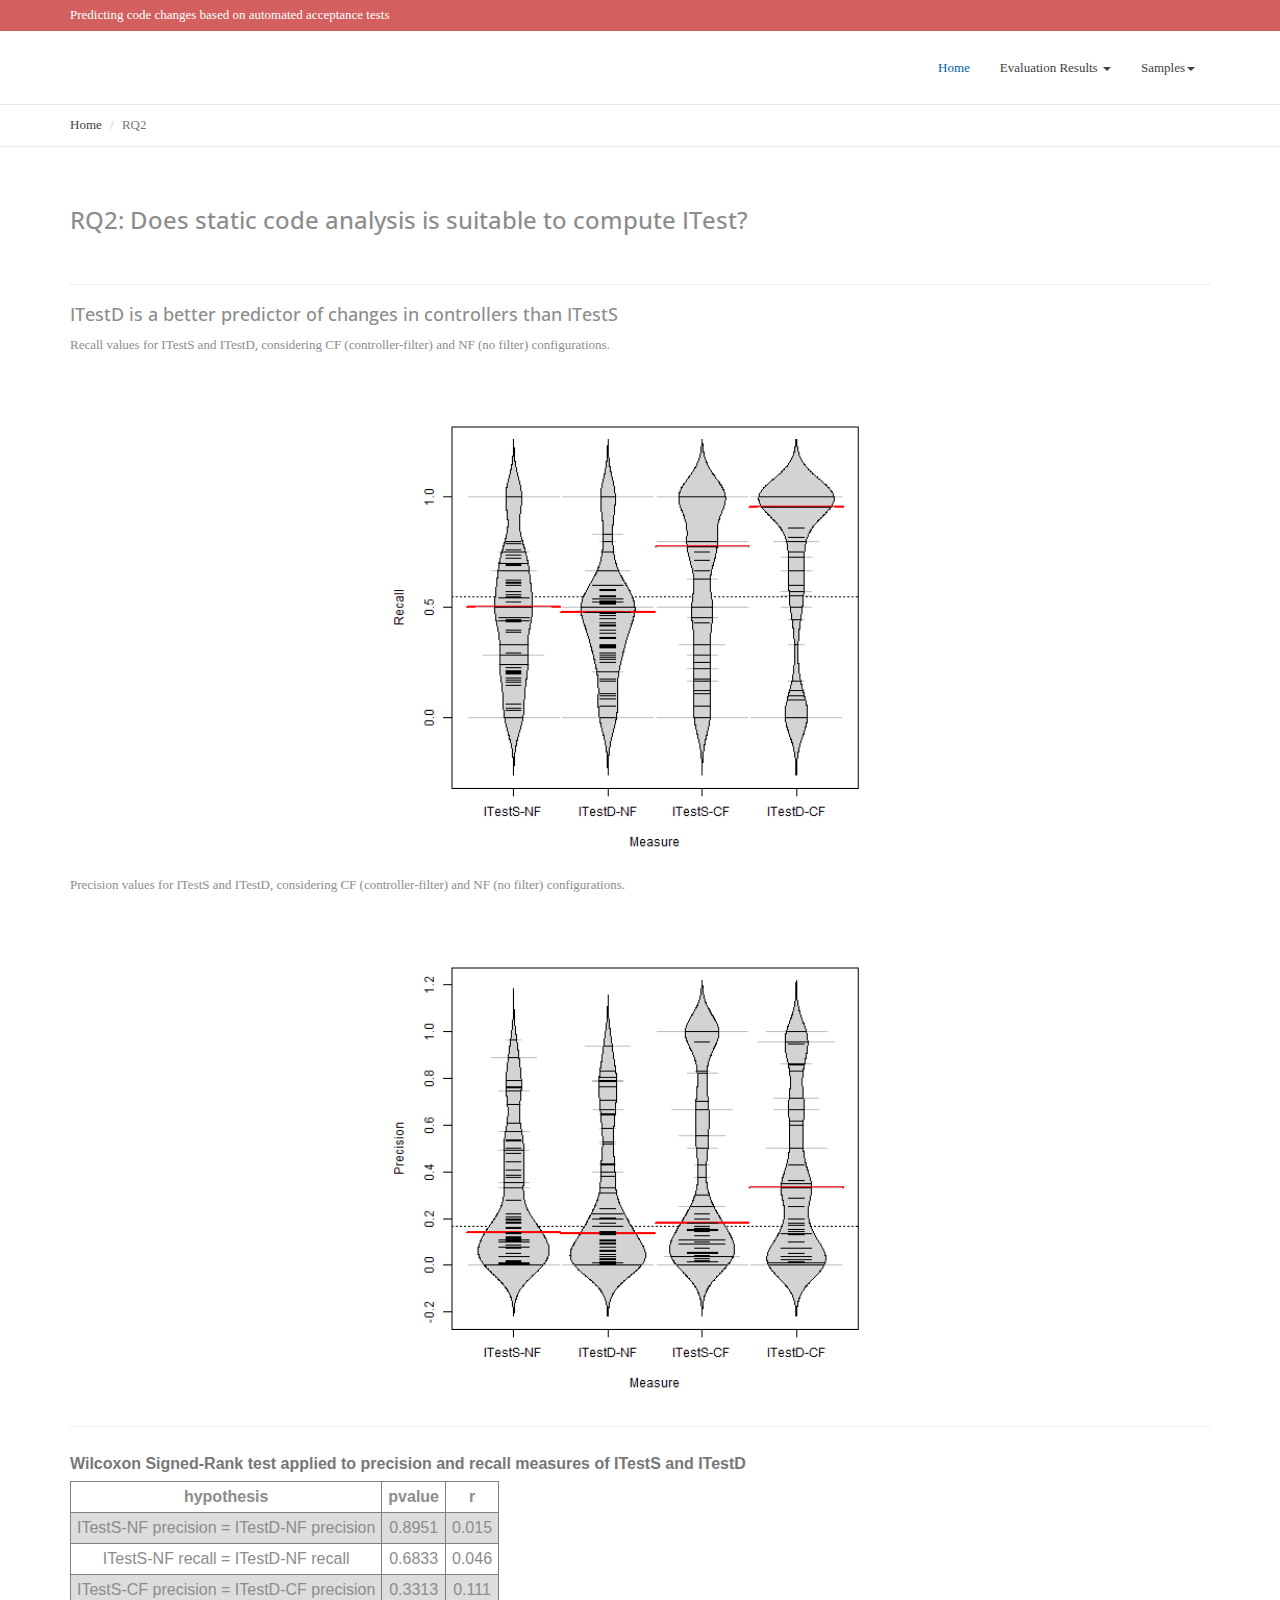
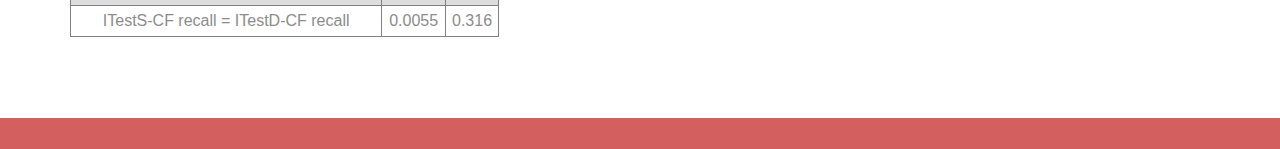
<file: rq2-results.html>
<html>
    <head>
    <meta charset="utf-8">
    <meta http-equiv="X-UA-Compatible" content="IE=edge">
    <meta name="viewport" content="width=device-width, initial-scale=1">
    <title>Predicting code changes based on automated acceptance tests</title>
    
    <link href="https://fonts.googleapis.com/css?family=Open+Sans:400,600&amp;subset=latin-ext" rel="stylesheet">
    
    <link href="css/bootstrap.min.css" rel="stylesheet">
    <link href="css/font-awesome.min.css" rel="stylesheet">
    <link href="style.css" rel="stylesheet">
    </head>
    <body style="font-family:verdana;">
    <header>
    <div class="top">
    <div class="container">
    <div class="row">
    <div class="col-sm-6">
    <p>Predicting code changes based on automated acceptance tests</p>
    </div>
    </div>
    </div>
    </div>
    <nav class="navbar navbar-default">
    <div class="container">
    <div class="collapse navbar-collapse" id="bs-navbar-collapse">
    <ul class="nav navbar-nav main-navbar-nav">
    <li class="active"><a href="main.html" title="">Home</a></li>
    <li class="dropdown">
    <a href="#" title="" class="dropdown-toggle" data-toggle="dropdown" role="button" aria-haspopup="true" aria-expanded="false">Evaluation Results <span class="caret"></span></a>
    <ul class="dropdown-menu">
      <li><a href="results.html" title="">Task interfaces</a></li>
      <li><a href="rq1-results.html" title="">RQ1</a></li>
        <li><a href="rq2-results.html" title="">RQ2</a></li>
          <li><a href="rq3-results.html" title="">RQ3</a></li>
            <li><a href="rq4-results.html" title="">RQ4</a></li>
              </ul>
              </li>
              <li class="dropdown">
                <a href="#" title="" class="dropdown-toggle" data-toggle="dropdown" role="button" aria-haspopup="true" aria-expanded="false">Samples<span class="caret"></span></a>
                  <ul class="dropdown-menu">
                    <li><a href="sample_projects.html" title="">Projects selection</a></li>
                      <li><a href="sample_tasks.html" title="">Tasks selection</a></li>
                        <li><a href="sample_77.html" title="">Sample of 77 tasks</a></li>
                          <li><a href="sample_315.html" title="">Sample of 315 tasks</a></li>							
                            </ul>
                            </li>
                            </ul>                           
                            </div>        
                            </div>
                            </nav>
                            </header>
                            <div class="bread_area">
                              <div class="container">
                                <div class="row">
                                  <div class="col-sm-12">
                                    <ol class="breadcrumb">
                                      <li><a href="main.html">Home</a></li>
                                        <li class="active">RQ2</li>
                                          </ol>                    
                                          </div>
                                          </div>
                                          </div>
                                          </div>
                                          <main class="site-main page-main">
                                            <div class="container">
                                              <div class="row">
                                                <section class="page col-sm-12">
 <h3 > RQ2: Does static code analysis is suitable to compute ITest?</h3>

<p class='character'><br></p>

<p class='character'><hr></p>

 <h4 > ITestD is a better predictor of changes in controllers than ITestS</h4>

<p class='character'>Recall values for ITestS and ITestD, considering CF (controller-filter) and NF (no filter) configurations.</p>

<p align=center><img src='img/evaluation_itestd-recall.png' border=1 width=500>
<p class='character'>Precision values for ITestS and ITestD, considering CF (controller-filter) and NF (no filter) configurations.</p>

<p align=center><img src='img/evaluation_itestd-precision.png' border=1 width=500>
<p class='character'><hr></p>


<p align= center >
<table cellspacing=0 border=0>
<caption align=top class=captiondataframe>Wilcoxon Signed-Rank test applied to precision and recall measures of ITestS and ITestD</caption>
<tr><td>
	<table border=0 class=build_conflicts center>
	<tbody> 
	<tr class= firstline > 
		<th>hypothesis  </th>
		<th>pvalue  </th>
		<th>r</th> 
	</tr> 
<tr> 
<td class=cellinside>ITestS-NF precision = ITestD-NF precision
</td>
<td class=cellinside>0.8951
</td>
<td class=cellinside>0.015
</td></tr>
 
<tr> 
<td class=cellinside>ITestS-NF recall = ITestD-NF recall
</td>
<td class=cellinside>0.6833
</td>
<td class=cellinside>0.046
</td></tr>
 
<tr> 
<td class=cellinside>ITestS-CF precision = ITestD-CF precision
</td>
<td class=cellinside>0.3313
</td>
<td class=cellinside>0.111
</td></tr>
 
<tr> 
<td class=cellinside>ITestS-CF recall = ITestD-CF recall
</td>
<td class=cellinside>0.0055
</td>
<td class=cellinside>0.316
</td></tr>
 
	</tbody>
</table>
 </td></table>
 <br>
            </section>
                        </div>
        </div>
  </main>
  <footer>
  <div class="container">
  <div class="row">
  
  </div>
  </div>
  <div id="copyright">
  <div class="container">
  <div class="cen">
  <div class="col-md-8">
  
  </div>
  </div>
  </div>
  </div>
  </footer>
  </body>
  </html>
</file>
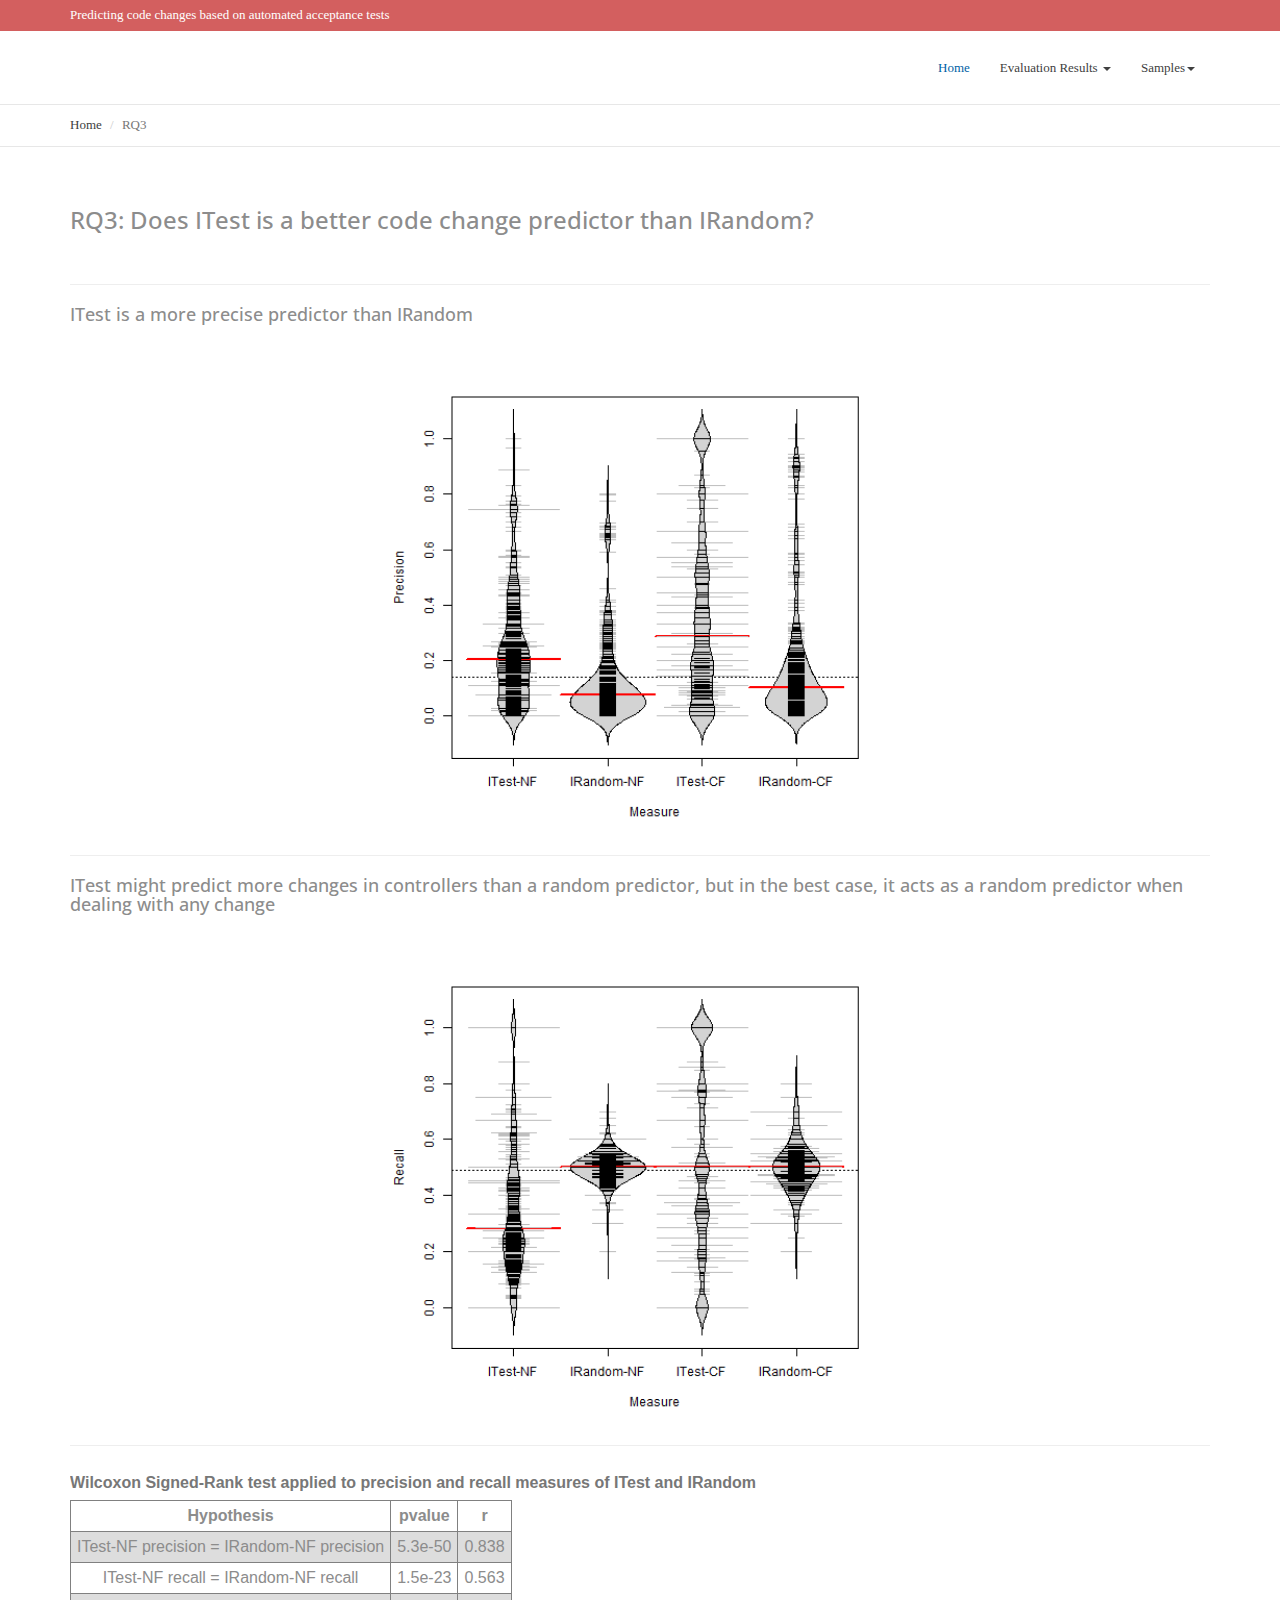
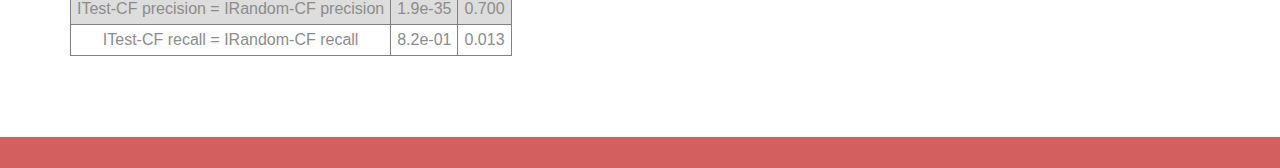
<file: rq3-results.html>
<html>
    <head>
    <meta charset="utf-8">
    <meta http-equiv="X-UA-Compatible" content="IE=edge">
    <meta name="viewport" content="width=device-width, initial-scale=1">
    <title>Predicting code changes based on automated acceptance tests</title>
    
    <link href="https://fonts.googleapis.com/css?family=Open+Sans:400,600&amp;subset=latin-ext" rel="stylesheet">
    
    <link href="css/bootstrap.min.css" rel="stylesheet">
    <link href="css/font-awesome.min.css" rel="stylesheet">
    <link href="style.css" rel="stylesheet">
    </head>
    <body style="font-family:verdana;">
    <header>
    <div class="top">
    <div class="container">
    <div class="row">
    <div class="col-sm-6">
    <p>Predicting code changes based on automated acceptance tests</p>
    </div>
    </div>
    </div>
    </div>
    <nav class="navbar navbar-default">
    <div class="container">
    <div class="collapse navbar-collapse" id="bs-navbar-collapse">
    <ul class="nav navbar-nav main-navbar-nav">
    <li class="active"><a href="main.html" title="">Home</a></li>
    <li class="dropdown">
    <a href="#" title="" class="dropdown-toggle" data-toggle="dropdown" role="button" aria-haspopup="true" aria-expanded="false">Evaluation Results <span class="caret"></span></a>
    <ul class="dropdown-menu">
      <li><a href="results.html" title="">Task interfaces</a></li>
      <li><a href="rq1-results.html" title="">RQ1</a></li>
        <li><a href="rq2-results.html" title="">RQ2</a></li>
          <li><a href="rq3-results.html" title="">RQ3</a></li>
            <li><a href="rq4-results.html" title="">RQ4</a></li>
              </ul>
              </li>
              <li class="dropdown">
                <a href="#" title="" class="dropdown-toggle" data-toggle="dropdown" role="button" aria-haspopup="true" aria-expanded="false">Samples<span class="caret"></span></a>
                  <ul class="dropdown-menu">
                    <li><a href="sample_projects.html" title="">Projects selection</a></li>
                      <li><a href="sample_tasks.html" title="">Tasks selection</a></li>
                        <li><a href="sample_77.html" title="">Sample of 77 tasks</a></li>
                          <li><a href="sample_315.html" title="">Sample of 315 tasks</a></li>							
                            </ul>
                            </li>
                            </ul>                           
                            </div>        
                            </div>
                            </nav>
                            </header>
                            <div class="bread_area">
                              <div class="container">
                                <div class="row">
                                  <div class="col-sm-12">
                                    <ol class="breadcrumb">
                                      <li><a href="main.html">Home</a></li>
                                        <li class="active">RQ3</li>
                                          </ol>                    
                                          </div>
                                          </div>
                                          </div>
                                          </div>
                                          <main class="site-main page-main">
                                            <div class="container">
                                              <div class="row">
                                                <section class="page col-sm-12">
 <h3 > RQ3: Does ITest is a better code change predictor than IRandom?</h3>

<p class='character'><br></p>

<p class='character'><hr></p>

 <h4 > ITest is a more precise predictor than IRandom</h4>

<p align=center><img src='img/evaluation_irandom-precision.png' border=1 width=500>
<p class='character'><hr></p>

 <h4 > ITest might predict more changes in controllers than a random predictor, but in the best case, 
             it acts as a random predictor when dealing with any change</h4>

<p align=center><img src='img/evaluation_irandom-recall.png' border=1 width=500>
<p class='character'><hr></p>


<p align= center >
<table cellspacing=0 border=0>
<caption align=top class=captiondataframe>Wilcoxon Signed-Rank test applied to precision and recall measures of ITest and IRandom</caption>
<tr><td>
	<table border=0 class=build_conflicts center>
	<tbody> 
	<tr class= firstline > 
		<th>Hypothesis  </th>
		<th>pvalue  </th>
		<th>r</th> 
	</tr> 
<tr> 
<td class=cellinside>ITest-NF precision = IRandom-NF precision
</td>
<td class=cellinside>5.3e-50
</td>
<td class=cellinside>0.838
</td></tr>
 
<tr> 
<td class=cellinside>ITest-NF recall = IRandom-NF recall
</td>
<td class=cellinside>1.5e-23
</td>
<td class=cellinside>0.563
</td></tr>
 
<tr> 
<td class=cellinside>ITest-CF precision = IRandom-CF precision
</td>
<td class=cellinside>1.9e-35
</td>
<td class=cellinside>0.700
</td></tr>
 
<tr> 
<td class=cellinside>ITest-CF recall = IRandom-CF recall
</td>
<td class=cellinside>8.2e-01
</td>
<td class=cellinside>0.013
</td></tr>
 
	</tbody>
</table>
 </td></table>
 <br>
            </section>
                        </div>
        </div>
  </main>
  <footer>
  <div class="container">
  <div class="row">
  
  </div>
  </div>
  <div id="copyright">
  <div class="container">
  <div class="cen">
  <div class="col-md-8">
  
  </div>
  </div>
  </div>
  </div>
  </footer>
  </body>
  </html>
</file>
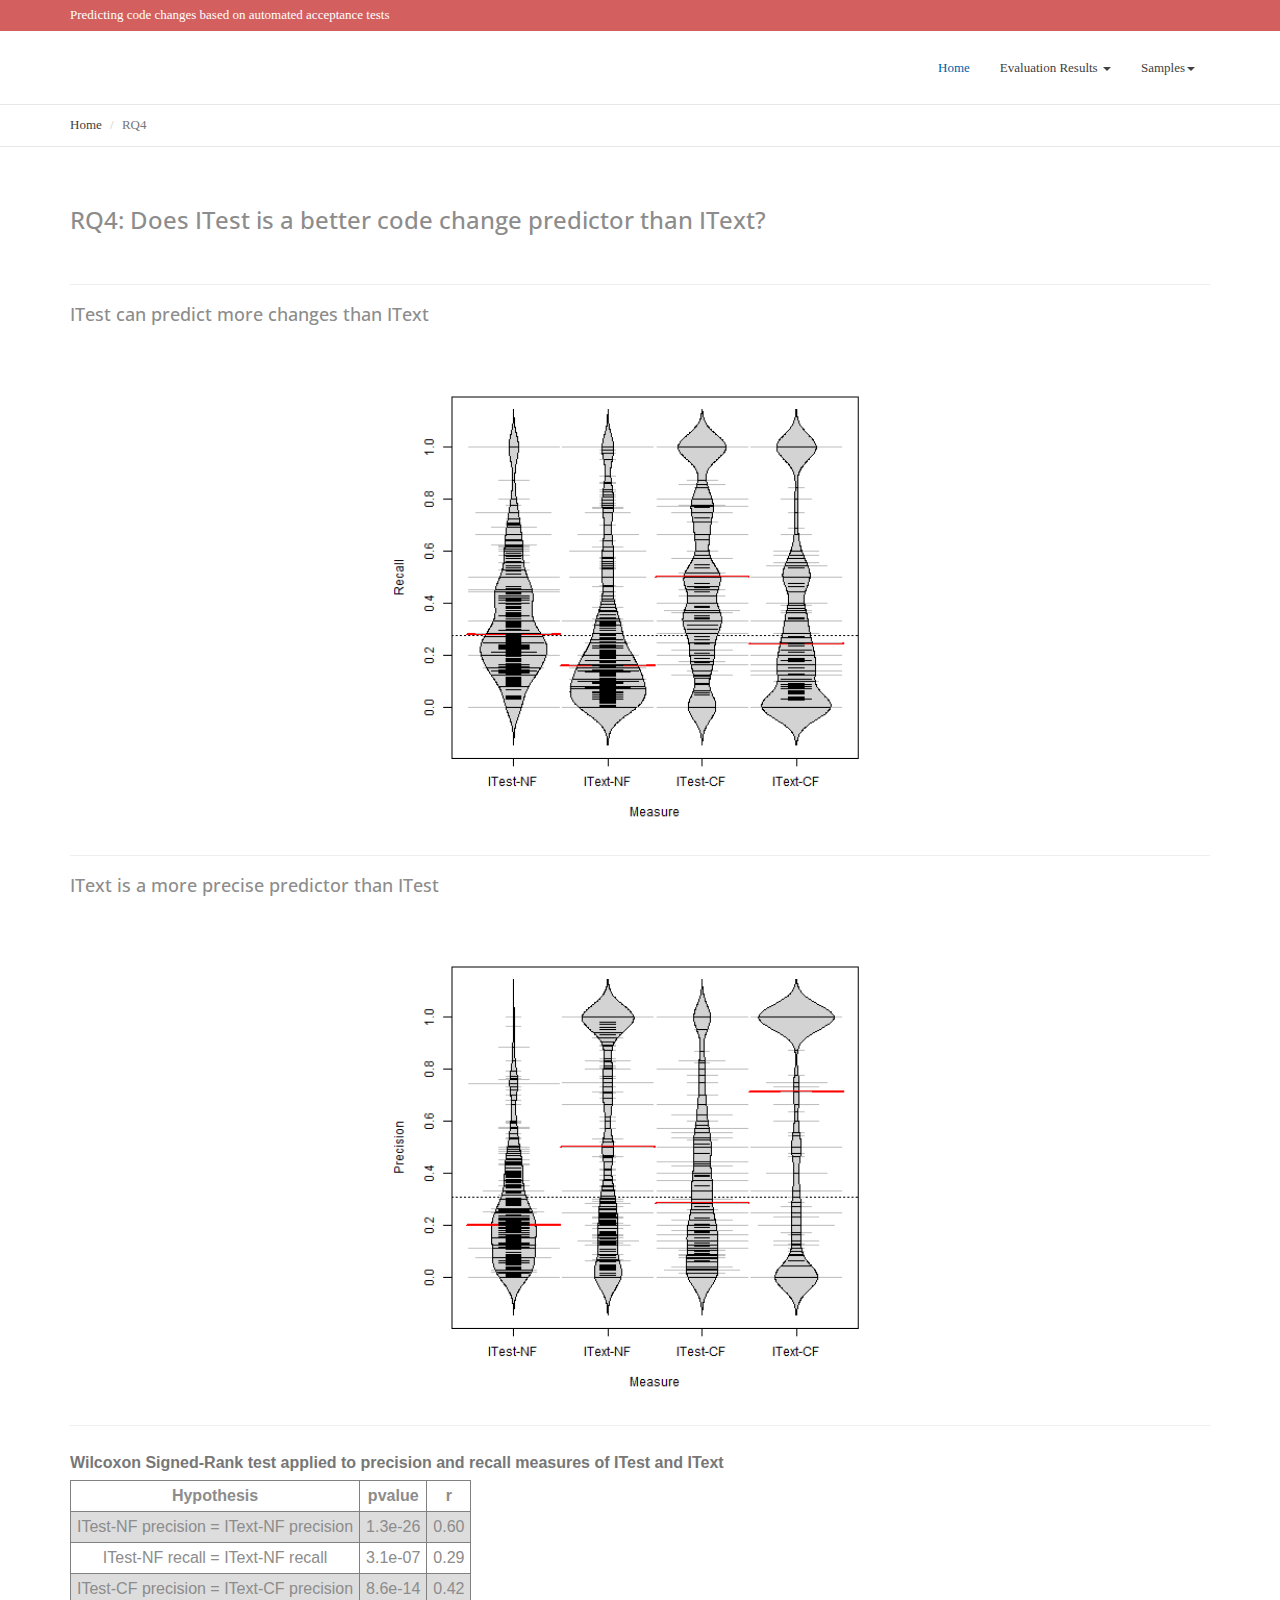
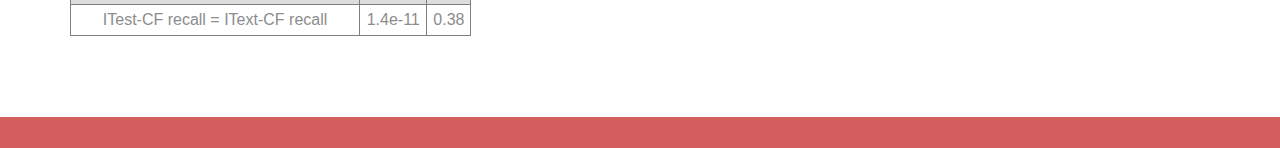
<file: rq4-results.html>
<html>
    <head>
    <meta charset="utf-8">
    <meta http-equiv="X-UA-Compatible" content="IE=edge">
    <meta name="viewport" content="width=device-width, initial-scale=1">
    <title>Predicting code changes based on automated acceptance tests</title>
    
    <link href="https://fonts.googleapis.com/css?family=Open+Sans:400,600&amp;subset=latin-ext" rel="stylesheet">
    
    <link href="css/bootstrap.min.css" rel="stylesheet">
    <link href="css/font-awesome.min.css" rel="stylesheet">
    <link href="style.css" rel="stylesheet">
    </head>
    <body style="font-family:verdana;">
    <header>
    <div class="top">
    <div class="container">
    <div class="row">
    <div class="col-sm-6">
    <p>Predicting code changes based on automated acceptance tests</p>
    </div>
    </div>
    </div>
    </div>
    <nav class="navbar navbar-default">
    <div class="container">
    <div class="collapse navbar-collapse" id="bs-navbar-collapse">
    <ul class="nav navbar-nav main-navbar-nav">
    <li class="active"><a href="main.html" title="">Home</a></li>
    <li class="dropdown">
    <a href="#" title="" class="dropdown-toggle" data-toggle="dropdown" role="button" aria-haspopup="true" aria-expanded="false">Evaluation Results <span class="caret"></span></a>
    <ul class="dropdown-menu">
      <li><a href="results.html" title="">Task interfaces</a></li>
      <li><a href="rq1-results.html" title="">RQ1</a></li>
        <li><a href="rq2-results.html" title="">RQ2</a></li>
          <li><a href="rq3-results.html" title="">RQ3</a></li>
            <li><a href="rq4-results.html" title="">RQ4</a></li>
              </ul>
              </li>
              <li class="dropdown">
                <a href="#" title="" class="dropdown-toggle" data-toggle="dropdown" role="button" aria-haspopup="true" aria-expanded="false">Samples<span class="caret"></span></a>
                  <ul class="dropdown-menu">
                    <li><a href="sample_projects.html" title="">Projects selection</a></li>
                      <li><a href="sample_tasks.html" title="">Tasks selection</a></li>
                        <li><a href="sample_77.html" title="">Sample of 77 tasks</a></li>
                          <li><a href="sample_315.html" title="">Sample of 315 tasks</a></li>							
                            </ul>
                            </li>
                            </ul>                           
                            </div>        
                            </div>
                            </nav>
                            </header>
                            <div class="bread_area">
                              <div class="container">
                                <div class="row">
                                  <div class="col-sm-12">
                                    <ol class="breadcrumb">
                                      <li><a href="main.html">Home</a></li>
                                        <li class="active">RQ4</li>
                                          </ol>                    
                                          </div>
                                          </div>
                                          </div>
                                          </div>
                                          <main class="site-main page-main">
                                            <div class="container">
                                              <div class="row">
                                                <section class="page col-sm-12">
 <h3 > RQ4: Does ITest is a better code change predictor than IText?</h3>

<p class='character'><br></p>

<p class='character'><hr></p>

 <h4 > ITest can predict more changes than IText</h4>

<p align=center><img src='img/evaluation_itext-recall.png' border=1 width=500>
<p class='character'><hr></p>

 <h4 > IText is a more precise predictor than ITest</h4>

<p align=center><img src='img/evaluation_itext-precision.png' border=1 width=500>
<p class='character'><hr></p>


<p align= center >
<table cellspacing=0 border=0>
<caption align=top class=captiondataframe>Wilcoxon Signed-Rank test applied to precision and recall measures of ITest and IText</caption>
<tr><td>
	<table border=0 class=build_conflicts center>
	<tbody> 
	<tr class= firstline > 
		<th>Hypothesis  </th>
		<th>pvalue  </th>
		<th>r</th> 
	</tr> 
<tr> 
<td class=cellinside>ITest-NF precision = IText-NF precision
</td>
<td class=cellinside>1.3e-26
</td>
<td class=cellinside>0.60
</td></tr>
 
<tr> 
<td class=cellinside>ITest-NF recall = IText-NF recall
</td>
<td class=cellinside>3.1e-07
</td>
<td class=cellinside>0.29
</td></tr>
 
<tr> 
<td class=cellinside>ITest-CF precision = IText-CF precision
</td>
<td class=cellinside>8.6e-14
</td>
<td class=cellinside>0.42
</td></tr>
 
<tr> 
<td class=cellinside>ITest-CF recall = IText-CF recall
</td>
<td class=cellinside>1.4e-11
</td>
<td class=cellinside>0.38
</td></tr>
 
	</tbody>
</table>
 </td></table>
 <br>
            </section>
                        </div>
        </div>
  </main>
  <footer>
  <div class="container">
  <div class="row">
  
  </div>
  </div>
  <div id="copyright">
  <div class="container">
  <div class="cen">
  <div class="col-md-8">
  
  </div>
  </div>
  </div>
  </div>
  </footer>
  </body>
  </html>
</file>
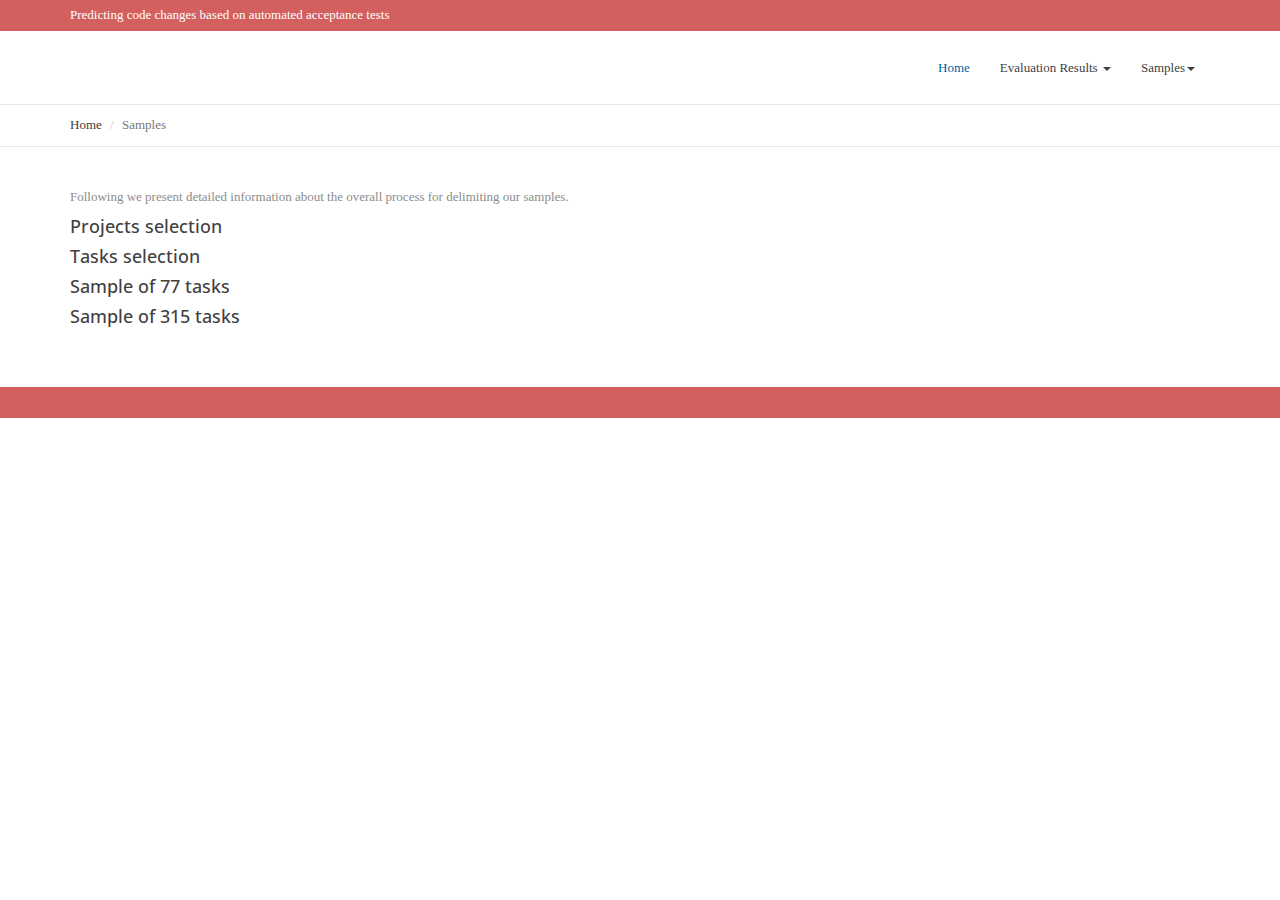
<file: sample.html>
<!DOCTYPE html>
<html>
  <head>
    <meta charset="utf-8">
    <meta http-equiv="X-UA-Compatible" content="IE=edge">
    <meta name="viewport" content="width=device-width, initial-scale=1">
    <title>Predicting code changes based on automated acceptance tests</title>
    
    <link href="https://fonts.googleapis.com/css?family=Open+Sans:400,600&amp;subset=latin-ext" rel="stylesheet">
    
    <link href="css/bootstrap.min.css" rel="stylesheet">
    <link href="css/font-awesome.min.css" rel="stylesheet">
    <link href="style.css" rel="stylesheet">
  </head>
  <body style="font-family:verdana;">
    <header>
      <div class="top">
          <div class="container">
              <div class="row">
                  <div class="col-sm-6">
                      <p>Predicting code changes based on automated acceptance tests</p>
                  </div>
              </div>
          </div>
      </div>
      <nav class="navbar navbar-default">
			<div class="container">
			<div class="collapse navbar-collapse" id="bs-navbar-collapse">
		    	<ul class="nav navbar-nav main-navbar-nav">
		        	<li class="active"><a href="main.html" title="">Home</a></li>
		        	<li class="dropdown">
		            	<a href="#" title="" class="dropdown-toggle" data-toggle="dropdown" role="button" aria-haspopup="true" aria-expanded="false">Evaluation Results <span class="caret"></span></a>
		            	<ul class="dropdown-menu">
						<li><a href="results.html" title="">Task interfaces</a></li>
					    <li><a href="rq1-results.html" title="">RQ1</a></li>
                      	<li><a href="rq2-results.html" title="">RQ2</a></li>
		      			<li><a href="rq3-results.html" title="">RQ3</a></li>
		      			<li><a href="rq4-results.html" title="">RQ4</a></li>
		            	</ul>
		        	</li>
					<li class="dropdown">
		            	<a href="#" title="" class="dropdown-toggle" data-toggle="dropdown" role="button" aria-haspopup="true" aria-expanded="false">Samples<span class="caret"></span></a>
		            	<ul class="dropdown-menu">
							<li><a href="sample_projects.html" title="">Projects selection</a></li>
							<li><a href="sample_tasks.html" title="">Tasks selection</a></li>
		                	<li><a href="sample_77.html" title="">Sample of 77 tasks</a></li>
		                	<li><a href="sample_315.html" title="">Sample of 315 tasks</a></li>							
		            	</ul>
		        	</li>
		    	</ul>                           
			</div>        
			</div>
		</nav>
    </header>
    <div class="bread_area">
      <div class="container">
          <div class="row">
              <div class="col-sm-12">
                  <ol class="breadcrumb">
                      <li><a href="main.html">Home</a></li>
                      <li class="active">Samples</li>
                  </ol>                    
              </div>
          </div>
      </div>
    </div>
    <main class="site-main page-main">
        <div class="container">
            <div class="row">
                <section class="page col-sm-12">
				  <p>Following we present detailed information about the overall process for delimiting our samples.</p>
				  <h4><a href="sample_projects.html" title="">Projects selection</a></h4>
				  <h4><a href="sample_tasks.html" title="">Tasks selection</a></h4>
                  <h4><a href="sample_77.html" title="">Sample of 77 tasks</h4>
				  <h4><a href="sample_315.html" title="">Sample of 315 tasks</h4>
                </section>
            </div>
        </div>
    </main>
    <footer>
      <div class="container">
        <div class="row">
            
        </div>
        </div>
      <div id="copyright">
            <div class="container">
                <div class="cen">
                    <div class="col-md-8">
                        
                    </div>
                </div>
            </div>
        </div>
    </footer>
    </body>
  </html>
</file>
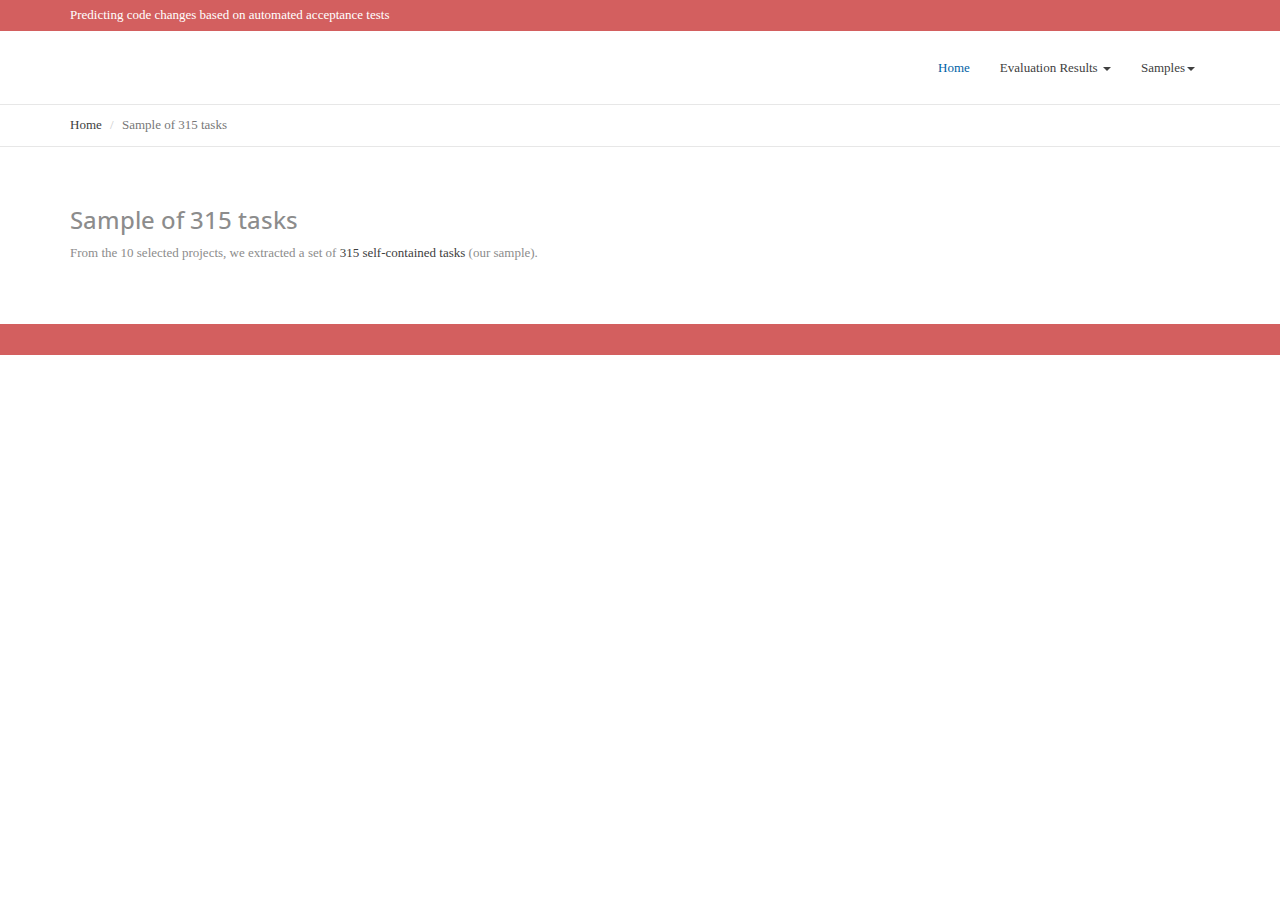
<file: sample_315.html>
<!DOCTYPE html>
<html>
  <head>
    <meta charset="utf-8">
    <meta http-equiv="X-UA-Compatible" content="IE=edge">
    <meta name="viewport" content="width=device-width, initial-scale=1">
    <title>Predicting code changes based on automated acceptance tests</title>
    
    <link href="https://fonts.googleapis.com/css?family=Open+Sans:400,600&amp;subset=latin-ext" rel="stylesheet">
    
    <link href="css/bootstrap.min.css" rel="stylesheet">
    <link href="css/font-awesome.min.css" rel="stylesheet">
    <link href="style.css" rel="stylesheet">
  </head>
  <body style="font-family:verdana;">
    <header>
      <div class="top">
          <div class="container">
              <div class="row">
                  <div class="col-sm-6">
                      <p>Predicting code changes based on automated acceptance tests</p>
                  </div>
              </div>
          </div>
      </div>
      <nav class="navbar navbar-default">
			<div class="container">
			<div class="collapse navbar-collapse" id="bs-navbar-collapse">
		    	<ul class="nav navbar-nav main-navbar-nav">
		        	<li class="active"><a href="main.html" title="">Home</a></li>
		        	<li class="dropdown">
		            	<a href="#" title="" class="dropdown-toggle" data-toggle="dropdown" role="button" aria-haspopup="true" aria-expanded="false">Evaluation Results <span class="caret"></span></a>
		            	<ul class="dropdown-menu">
						<li><a href="results.html" title="">Task interfaces</a></li>
					    <li><a href="rq1-results.html" title="">RQ1</a></li>
                      	<li><a href="rq2-results.html" title="">RQ2</a></li>
		      			<li><a href="rq3-results.html" title="">RQ3</a></li>
		      			<li><a href="rq4-results.html" title="">RQ4</a></li>
		            	</ul>
		        	</li>
					<li class="dropdown">
		            	<a href="#" title="" class="dropdown-toggle" data-toggle="dropdown" role="button" aria-haspopup="true" aria-expanded="false">Samples<span class="caret"></span></a>
		            	<ul class="dropdown-menu">
							<li><a href="sample_projects.html" title="">Projects selection</a></li>
							<li><a href="sample_tasks.html" title="">Tasks selection</a></li>
		                	<li><a href="sample_77.html" title="">Sample of 77 tasks</a></li>
		                	<li><a href="sample_315.html" title="">Sample of 315 tasks</a></li>							
		            	</ul>
		        	</li>
		    	</ul>                           
			</div>        
			</div>
		</nav>
    </header>
    <div class="bread_area">
      <div class="container">
          <div class="row">
              <div class="col-sm-12">
                  <ol class="breadcrumb">
                      <li><a href="main.html">Home</a></li>
                      <li class="active">Sample of 315 tasks</li>
                  </ol>                    
              </div>
          </div>
      </div>
    </div>
    <main class="site-main page-main">
        <div class="container">
            <div class="row">
                <section class="page col-sm-12">
                  <h3>Sample of 315 tasks</h3>
				    <p>From the 10 selected projects, we extracted a set of <a href="315_tasks.csv" title="" target="_blank">315 self-contained tasks</a> (our sample).</p>
                </section>
            </div>
        </div>
    </main>
    <footer>
      <div class="container">
        <div class="row">
            
        </div>
        </div>
      <div id="copyright">
            <div class="container">
                <div class="cen">
                    <div class="col-md-8">
                        
                    </div>
                </div>
            </div>
        </div>
    </footer>
    </body>
  </html>
</file>
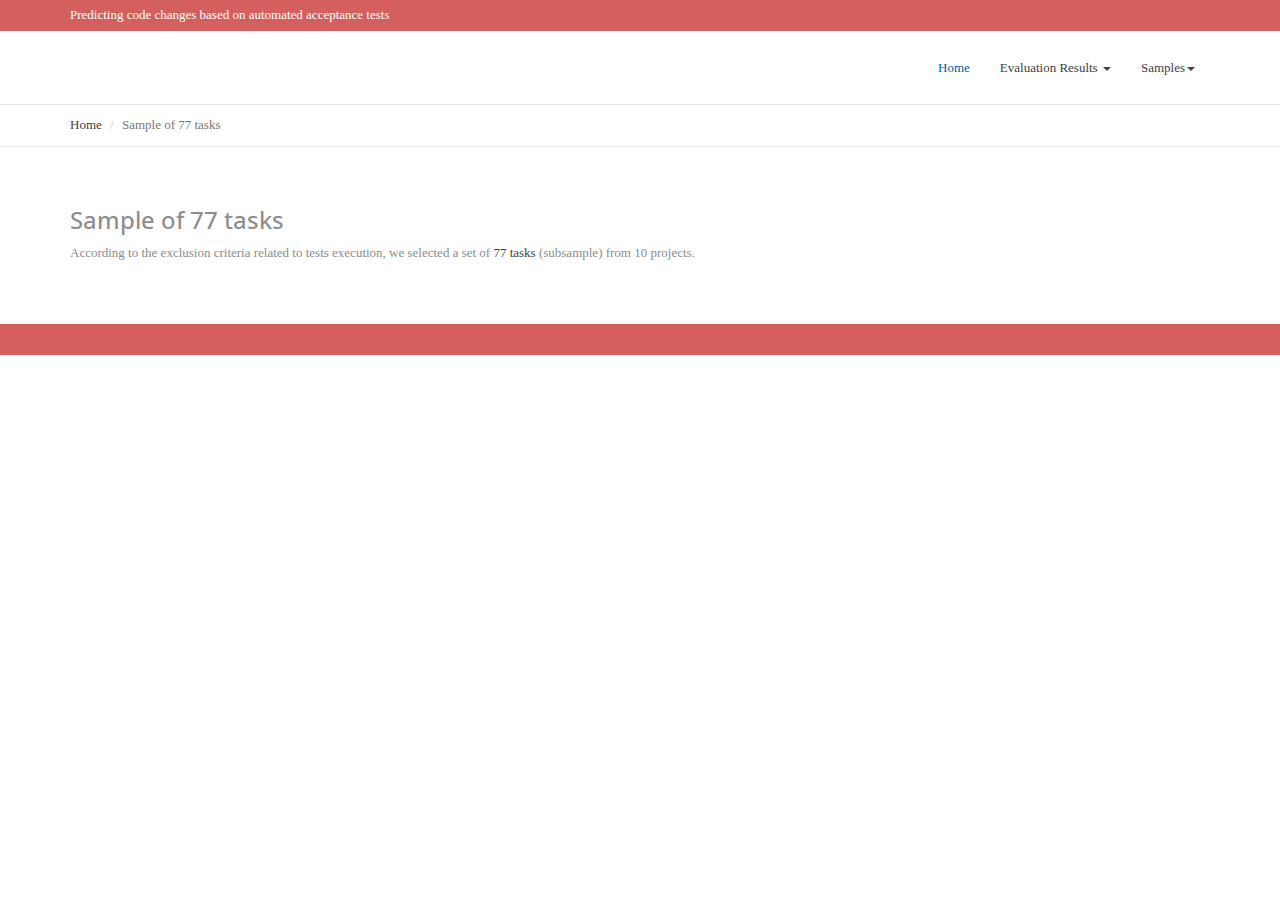
<file: sample_77.html>
<!DOCTYPE html>
<html>
  <head>
    <meta charset="utf-8">
    <meta http-equiv="X-UA-Compatible" content="IE=edge">
    <meta name="viewport" content="width=device-width, initial-scale=1">
    <title>Predicting code changes based on automated acceptance tests</title>
    
    <link href="https://fonts.googleapis.com/css?family=Open+Sans:400,600&amp;subset=latin-ext" rel="stylesheet">
    
    <link href="css/bootstrap.min.css" rel="stylesheet">
    <link href="css/font-awesome.min.css" rel="stylesheet">
    <link href="style.css" rel="stylesheet">
  </head>
  <body style="font-family:verdana;">
    <header>
      <div class="top">
          <div class="container">
              <div class="row">
                  <div class="col-sm-6">
                      <p>Predicting code changes based on automated acceptance tests</p>
                  </div>
              </div>
          </div>
      </div>
      <nav class="navbar navbar-default">
			<div class="container">
			<div class="collapse navbar-collapse" id="bs-navbar-collapse">
		    	<ul class="nav navbar-nav main-navbar-nav">
		        	<li class="active"><a href="main.html" title="">Home</a></li>
		        	<li class="dropdown">
		            	<a href="#" title="" class="dropdown-toggle" data-toggle="dropdown" role="button" aria-haspopup="true" aria-expanded="false">Evaluation Results <span class="caret"></span></a>
		            	<ul class="dropdown-menu">
						<li><a href="results.html" title="">Task interfaces</a></li>
					    <li><a href="rq1-results.html" title="">RQ1</a></li>
                      	<li><a href="rq2-results.html" title="">RQ2</a></li>
		      			<li><a href="rq3-results.html" title="">RQ3</a></li>
		      			<li><a href="rq4-results.html" title="">RQ4</a></li>
		            	</ul>
		        	</li>
					<li class="dropdown">
		            	<a href="#" title="" class="dropdown-toggle" data-toggle="dropdown" role="button" aria-haspopup="true" aria-expanded="false">Samples<span class="caret"></span></a>
		            	<ul class="dropdown-menu">
							<li><a href="sample_projects.html" title="">Projects selection</a></li>
							<li><a href="sample_tasks.html" title="">Tasks selection</a></li>
		                	<li><a href="sample_77.html" title="">Sample of 77 tasks</a></li>
		                	<li><a href="sample_315.html" title="">Sample of 315 tasks</a></li>							
		            	</ul>
		        	</li>
		    	</ul>                           
			</div>        
			</div>
		</nav>
    </header>
    <div class="bread_area">
      <div class="container">
          <div class="row">
              <div class="col-sm-12">
                  <ol class="breadcrumb">
                      <li><a href="main.html">Home</a></li>
                      <li class="active">Sample of 77 tasks</li>
                  </ol>                    
              </div>
          </div>
      </div>
    </div>
    <main class="site-main page-main">
        <div class="container">
            <div class="row">
                <section class="page col-sm-12">
                  <h3>Sample of 77 tasks</h3>
					<p>According to the exclusion criteria related to tests execution, we selected a set of <a href="77_tasks.zip" title="" target="_blank">77 tasks</a> (subsample) from 10 projects.</p>							  
                </section>
            </div>
        </div>
    </main>
    <footer>
      <div class="container">
        <div class="row">
            
        </div>
        </div>
      <div id="copyright">
            <div class="container">
                <div class="cen">
                    <div class="col-md-8">
                        
                    </div>
                </div>
            </div>
        </div>
    </footer>
    </body>
  </html>
</file>
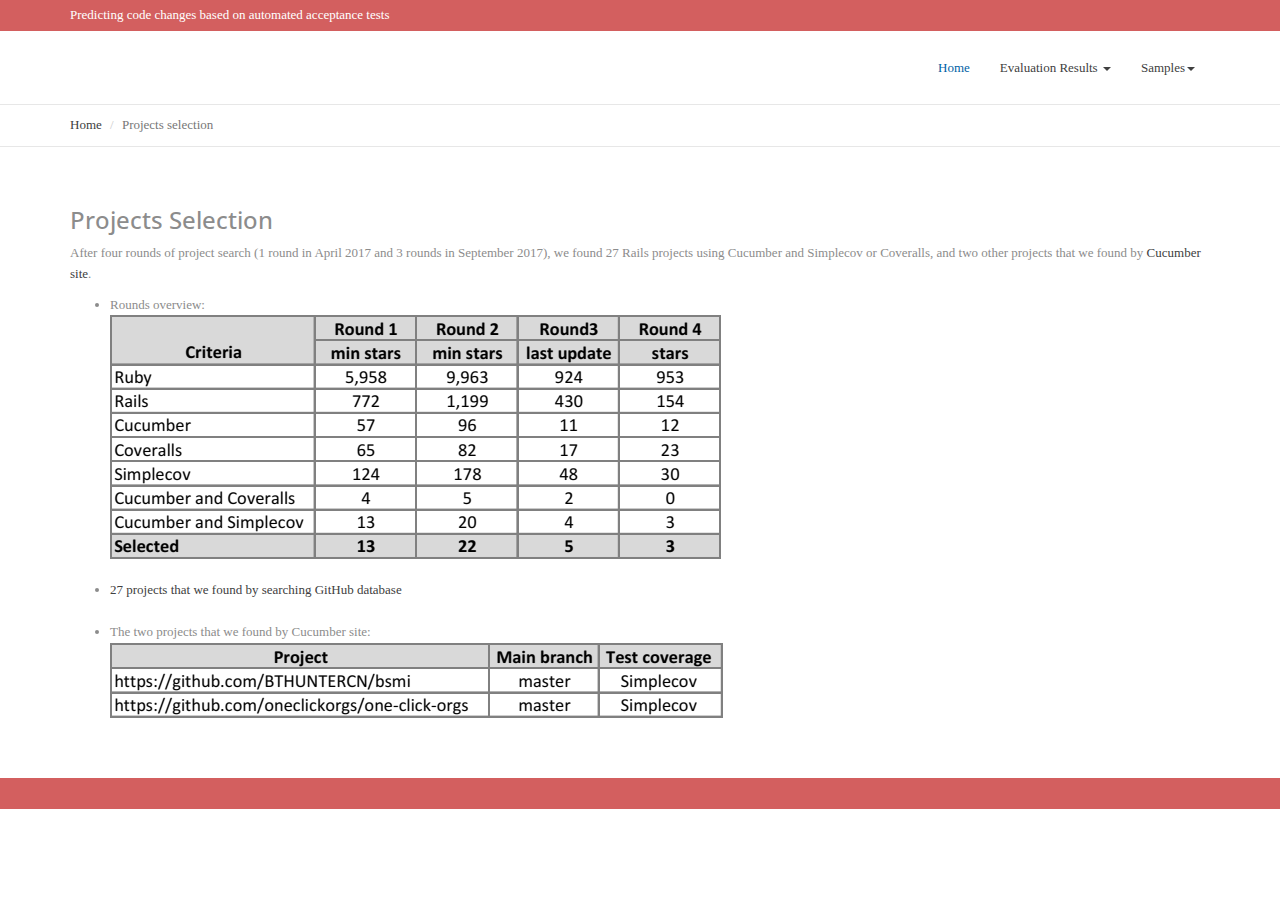
<file: sample_projects.html>
<!DOCTYPE html>
<html>
  <head>
    <meta charset="utf-8">
    <meta http-equiv="X-UA-Compatible" content="IE=edge">
    <meta name="viewport" content="width=device-width, initial-scale=1">
    <title>Predicting code changes based on automated acceptance tests</title>
    
    <link href="https://fonts.googleapis.com/css?family=Open+Sans:400,600&amp;subset=latin-ext" rel="stylesheet">
    
    <link href="css/bootstrap.min.css" rel="stylesheet">
    <link href="css/font-awesome.min.css" rel="stylesheet">
    <link href="style.css" rel="stylesheet">
  </head>
  <body style="font-family:verdana;">
    <header>
      <div class="top">
          <div class="container">
              <div class="row">
                  <div class="col-sm-6">
                      <p>Predicting code changes based on automated acceptance tests</p>
                  </div>
              </div>
          </div>
      </div>
      <nav class="navbar navbar-default">
			<div class="container">
			<div class="collapse navbar-collapse" id="bs-navbar-collapse">
		    	<ul class="nav navbar-nav main-navbar-nav">
		        	<li class="active"><a href="main.html" title="">Home</a></li>
		        	<li class="dropdown">
		            	<a href="#" title="" class="dropdown-toggle" data-toggle="dropdown" role="button" aria-haspopup="true" aria-expanded="false">Evaluation Results <span class="caret"></span></a>
		            	<ul class="dropdown-menu">
						<li><a href="results.html" title="">Task interfaces</a></li>
					    <li><a href="rq1-results.html" title="">RQ1</a></li>
                      	<li><a href="rq2-results.html" title="">RQ2</a></li>
		      			<li><a href="rq3-results.html" title="">RQ3</a></li>
		      			<li><a href="rq4-results.html" title="">RQ4</a></li>
		            	</ul>
		        	</li>
					<li class="dropdown">
		            	<a href="#" title="" class="dropdown-toggle" data-toggle="dropdown" role="button" aria-haspopup="true" aria-expanded="false">Samples<span class="caret"></span></a>
		            	<ul class="dropdown-menu">
							<li><a href="sample_projects.html" title="">Projects selection</a></li>
							<li><a href="sample_tasks.html" title="">Tasks selection</a></li>
		                	<li><a href="sample_77.html" title="">Sample of 77 tasks</a></li>
		                	<li><a href="sample_315.html" title="">Sample of 315 tasks</a></li>							
		            	</ul>
		        	</li>
		    	</ul>                           
			</div>        
			</div>
		</nav>
    </header>
    <div class="bread_area">
      <div class="container">
          <div class="row">
              <div class="col-sm-12">
                  <ol class="breadcrumb">
                      <li><a href="main.html">Home</a></li>
                      <li class="active">Projects selection</li>
                  </ol>                    
              </div>
          </div>
      </div>
    </div>
    <main class="site-main page-main">
        <div class="container">
            <div class="row">
                <section class="page col-sm-12">
                  <h3>Projects Selection</h3>
					<p>After four rounds of project search (1 round in April 2017 and 3 rounds in September 2017), we found 27 Rails projects using Cucumber and Simplecov or Coveralls, and two other projects that we found by <a href="https://github.com/cucumber/cucumber/wiki/Projects-Using-Cucumber" title="">Cucumber site</a>.</p>
						
					<ul>
					  <li>Rounds overview:<br><img src="img/projects_search_stats.png" /></li>
					  <br>
					  <li><a href="pdf/found_projects.pdf" title="">27 projects that we found by searching GitHub database</a></li>
					  <br>
					  <li>The two projects that we found by Cucumber site:<br><img src="img/projects_cucumber_site.png" />
					  </li>
                    </ul>
                </section>
            </div>
        </div>
    </main>
    <footer>
      <div class="container">
        <div class="row">
            
        </div>
        </div>
      <div id="copyright">
            <div class="container">
                <div class="cen">
                    <div class="col-md-8">
                        
                    </div>
                </div>
            </div>
        </div>
    </footer>
    </body>
  </html>
</file>
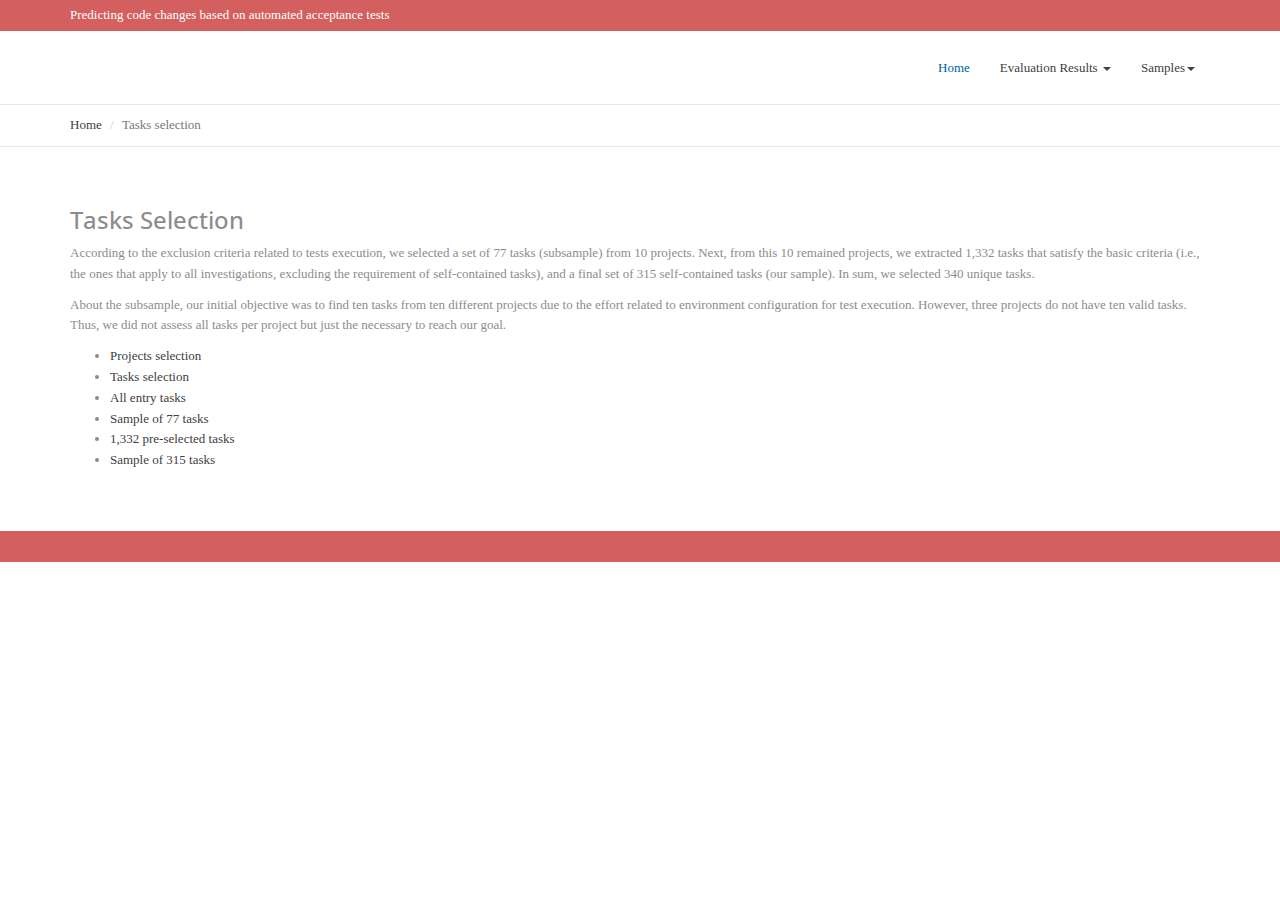
<file: sample_tasks.html>
<!DOCTYPE html>
<html>
  <head>
    <meta charset="utf-8">
    <meta http-equiv="X-UA-Compatible" content="IE=edge">
    <meta name="viewport" content="width=device-width, initial-scale=1">
    <title>Predicting code changes based on automated acceptance tests</title>
    
    <link href="https://fonts.googleapis.com/css?family=Open+Sans:400,600&amp;subset=latin-ext" rel="stylesheet">
    
    <link href="css/bootstrap.min.css" rel="stylesheet">
    <link href="css/font-awesome.min.css" rel="stylesheet">
    <link href="style.css" rel="stylesheet">
  </head>
  <body style="font-family:verdana;">
    <header>
      <div class="top">
          <div class="container">
              <div class="row">
                  <div class="col-sm-6">
                      <p>Predicting code changes based on automated acceptance tests</p>
                  </div>
              </div>
          </div>
      </div>
      <nav class="navbar navbar-default">
			<div class="container">
			<div class="collapse navbar-collapse" id="bs-navbar-collapse">
		    	<ul class="nav navbar-nav main-navbar-nav">
		        	<li class="active"><a href="main.html" title="">Home</a></li>
		        	<li class="dropdown">
		            	<a href="#" title="" class="dropdown-toggle" data-toggle="dropdown" role="button" aria-haspopup="true" aria-expanded="false">Evaluation Results <span class="caret"></span></a>
		            	<ul class="dropdown-menu">
					    <li><a href="rq1-results.html" title="">RQ1</a></li>
                      	<li><a href="rq2-results.html" title="">RQ2</a></li>
		      			<li><a href="rq3-results.html" title="">RQ3</a></li>
		      			<li><a href="rq4-results.html" title="">RQ4</a></li>
		            	</ul>
		        	</li>
					<li class="dropdown">
		            	<a href="#" title="" class="dropdown-toggle" data-toggle="dropdown" role="button" aria-haspopup="true" aria-expanded="false">Samples<span class="caret"></span></a>
		            	<ul class="dropdown-menu">
							<li><a href="sample_projects.html" title="">Projects selection</a></li>
							<li><a href="sample_tasks.html" title="">Tasks selection</a></li>
		                	<li><a href="sample_77.html" title="">Sample of 77 tasks</a></li>
		                	<li><a href="sample_315.html" title="">Sample of 315 tasks</a></li>							
		            	</ul>
		        	</li>
		    	</ul>                           
			</div>        
			</div>
		</nav>
    </header>
    <div class="bread_area">
      <div class="container">
          <div class="row">
              <div class="col-sm-12">
                  <ol class="breadcrumb">
                      <li><a href="main.html">Home</a></li>
                      <li class="active">Tasks selection</li>
                  </ol>                    
              </div>
          </div>
      </div>
    </div>
    <main class="site-main page-main">
        <div class="container">
            <div class="row">
                <section class="page col-sm-12">
                  <h3>Tasks Selection</h3>
				  <p>According to the exclusion criteria related to tests execution, we selected a set of 77 tasks (subsample) from 10 projects. Next, from this 10 remained projects, we extracted 1,332 tasks that satisfy the basic criteria (i.e., the ones that apply to all investigations, excluding the requirement of self-contained tasks), and a final set of 315 self-contained tasks (our sample). In sum, we selected 340 unique tasks.</p>
				  <p>About the subsample, our initial objective was to find ten tasks from ten different projects due to the effort related to environment configuration for test execution. However, three projects do not have ten valid tasks. Thus, we did not assess all tasks per project but just the necessary to reach our goal.</p>
				  <ul>
					<li><a href="pdf/projects_selection.pdf" title="">Projects selection</a></li>
					<li><a href="pdf/tasks_analysis.pdf" title="">Tasks selection</a></li>
					<li><a href="entry_tasks.zip" title="" target="_blank">All entry tasks</a></li>
					<li><a href="77_tasks.zip" title="" target="_blank">Sample of 77 tasks</a></li>
					<li><a href="1332_tasks.csv" title="" target="_blank">1,332 pre-selected tasks</a></li>
					<li><a href="315_tasks.csv" title="" target="_blank">Sample of 315 tasks</a></li>
				  </ul>  								  
                </section>
            </div>
        </div>
    </main>
    <footer>
      <div class="container">
        <div class="row">
            
        </div>
        </div>
      <div id="copyright">
            <div class="container">
                <div class="cen">
                    <div class="col-md-8">
                        
                    </div>
                </div>
            </div>
        </div>
    </footer>
    </body>
  </html>
</file>
<file: style.css>
/* Base */
* {outline:none;}
html, body {height: 100%;}
body {font-family: 'Open Sans', sans-serif;font-size: 13px;line-height: 1.6;color: #8c8c8c;background-color: #fff;}
h1, h2, h3, h4, h5, h6 {font-family: 'Open Sans', sans-serif;}
a {color: #404040;}
a:hover {color: #404040;transition-property: all;transition-duration: 0.3s;transition-timing-function: linear;}
a.none:hover {text-decoration: none;}

/* Header */
.top {background-color: #d35f5f;padding: 5px 0;color: #fff;}
.top p {margin: 0;}
.top ul {margin: 0;padding: 0;}
.top li i {color: #fff;}
.top li a {color: #fff;}
.top li a:hover {text-decoration: none;}
.top li a:hover,.top li a:hover i {color: #005FA6;transition-property: all;transition-duration: 0.3s;transition-timing-function: linear;}

/* Navigation */
.navbar {-moz-border-radius: 0;-webkit-border-radius: 0;border-radius: 0;margin-bottom: 0;}
.navbar .container {position: relative;}
.navbar-default {-moz-transition: all 0.3s ease-out;-o-transition: all 0.3s ease-out;-webkit-transition: all 0.3s ease-out;transition: all 0.3s ease-out;width: 100%;border: none;border-bottom: 1px solid #e7e7e7;background-color: #fff;}
.navbar-default .navbar-nav > li > a {color: #404040;font-weight: normal;font-size: 13px;}
.navbar-default .navbar-nav > li > a:hover {background-color: transparent;color: #005FA6;}
.navbar-default .navbar-nav > .open > a,.navbar-default .navbar-nav > .open > a:hover,.navbar-default .navbar-nav > .open > a:focus {background-color: transparent;color: #005FA6;}
.navbar-default .navbar-nav .active > a,.navbar-default .navbar-nav .active > a:hover,.navbar-default .navbar-nav .active > a:focus {color: #005FA6;background-color: transparent;}
.navbar-default .navbar-toggle {margin: 10px 0 0 15px;}
.navbar-default .navbar-toggle,.navbar-default .navbar-toggle:hover,.navbar-default .navbar-toggle:focus {border: none;background: #f3f3f3;}
.navbar-default .navbar-toggle i {font-size: 31px;}
.navbar-default .navbar-collapse {float: right;border-top: none;padding-left: 0;padding-right: 0;}
.navbar-brand>img {padding: 5px;}

@media screen and (max-width: 768px) {.navbar-default .navbar-collapse {padding-left: inherit;padding-right: inherit;}}
@media screen and (max-width: 992px) {.navbar-default .navbar-collapse {width: 100%;margin-left: 0;margin-right: 0;max-height: none;}}
@media (min-width:768px) {.navbar>.container .navbar-brand,.navbar>.container-fluid .navbar-brand {margin-left: 0;}}

.main-navbar-nav {-moz-transition: all 0.3s linear;-o-transition: all 0.3s linear;-webkit-transition: all 0.3s linear;transition: all 0.3s linear;}
.main-navbar-nav > li > a {padding-top: 30px;padding-bottom: 30px;line-height: 1;}
.main-navbar-nav li > .dropdown-menu {-moz-transition: all 0.3s ease-out;-o-transition: all 0.3s ease-out;-webkit-transition: all 0.3s ease-out;transition: all 0.3s ease-out;min-width: 225px;border: none;border-top: 2px solid #005FA6;}
.main-navbar-nav li > .dropdown-menu > li > a {padding: 10px;position: relative;color: #404040;line-height: 1.12857143;font-size: 12px;}
.main-navbar-nav li > .dropdown-menu > li > a:hover,.main-navbar-nav li > .dropdown-menu > li > a:focus {color: #005FA6;background-color: transparent;}
.main-navbar-nav li > .dropdown-menu > li > a i {position: absolute;right: 20px;top: 50%;margin-top: -8px;font-size: 16px;}

@media screen and (min-width: 993px) {.main-navbar-nav .dropdown:hover > .dropdown-menu {display: block;}.main-navbar-nav .dropdown:hover > .dropdown-menu .dropdown:hover .dropdown-menu {left: 225px;top: 0;margin-top: -2px;}}
@media screen and (max-width: 992px) {.main-navbar-nav > li {border-bottom: 1px solid #f3f3f3;}.main-navbar-nav > li:last-child {border-bottom: none;}.main-navbar-nav > li > a {padding-top: 12px;padding-bottom: 12px;}}

.navbar-brand {height: auto;padding: 0;}

@media screen and (max-width: 992px) {.navbar-toggle {display: block;}.navbar-collapse.collapse {display: none !important;}.main-navbar-nav.navbar-nav,.main-navbar-nav.navbar-nav > li {float: none !important;}.navbar-collapse.collapse.in {display: block !important;overflow-y: auto !important;}}

/* Hero */
.hero_area {background-image: url(img/hero.jpg);background-position: center center;background-repeat: no-repeat;background-size: cover;height: 475px;padding: 0;}
.hero_content {padding: 120px 0;}
.hero_content h1 {text-shadow: 1px 1px 2px rgba(0,0,0,0.75);color: #005FA6;font-weight: 700;font-size: 42px;}
.hero_content h2 {text-shadow: 1px 1px 2px rgba(0,0,0,0.25);color: #000;font-weight: 700;font-size: 32px;margin-top: 0;width: 45%;line-height: 38px;}

/* Boxes */
.boxes_area {padding-top: 40px;padding-bottom: 10px;padding-left: 0;padding-right: 0;background-color: #f8f8f8;}
.box {position: relative;}
.box h3 {position: relative;margin-bottom: 20px;padding-bottom: 20px;}

@media (min-width:769px) {
    .boxes_area div[class*="col-"]:after {content: " ";display: block;position: absolute;top: 0;right: 0;width: 1px;height: 100%;background-color: #ebebeb;}
    .boxes_area div[class*="col-"]:last-child:after {display: none;}    
}

/* Home */
.home_content h2:after,.box h3:after {content: '';position: absolute;width: 30px;background-color: #005FA6;height: 2px;left: 0;bottom: 0;}
.box i {position: absolute;right: 0;top: 0;margin: 0;color: #005FA6;font-size: 45px;}
.boxes_area h3 {font-size: 16px;font-weight: 500;margin-top: 0;margin-bottom: 18px;}
.services {padding-top: 50px;padding-bottom: 50px;}
h2.section-title {text-align: center;color: #404040;}
.services p.desc {text-align: center;font-size: 13px;margin-bottom: 20px;}
.services .media {margin-top: 30px;}
.services .media i {font-size: 45px;color: #005FA6;}
.services .media h4 {font-size: 15px;font-weight: 600;color: #404040;}
.services .media p {text-align: left;}

figure { 
    display: block;
    margin-top: 1em;
    margin-bottom: 1em;
    margin-left: 40px;
    margin-right: 40px;
}

table {
    font-family: arial, sans-serif;
    border-collapse: collapse;
   /*  width: 200%;*/
   /*  height: 550px;       Just for the demo          */
    overflow-y: auto;    /* Trigger vertical scroll    */
    overflow-x: hidden;  /* Hide the horizontal scroll */
    display: block;
}

caption { 
    display: table-caption;
	caption-side: top;
    /*text-align: center-left;*/
    font-weight: bold;
}

.build_conflicts th{
	border: 1px solid #808080; /*#dddddd;*/
    text-align: center;
    padding: 6px;
}

.build_conflicts td{
    border: 1px solid #808080; /*#dddddd;*/
    text-align: center;
    padding: 6px;
}

.build_conflicts tr:nth-child(even) {
    background-color: #dddddd;
}

.build_conflicts{
	width:880px;
}
.abstract{
    text-align: justify;
    text-justify: inter-word;
    border-bottom: 3px solid gray;
    margin-bottom: 1cm;
}

.study{
	margin-top: 1.5cm;
	text-align: justify;
    text-justify: inter-word;
    margin-bottom: 1.5cm;
}

.figure{
	height: 10em;
	display: flex;
	align-items: center;
	justify-content: center
}

hr.project-detail-hr {
    margin-top: 1.75em;
    display: none;
}

/* News */
.home-area {padding-bottom: 50px;}
.home_content h2 {position: relative;font-size: 17px;font-weight: 600;padding-bottom: 20px;color: #404040;margin-bottom: 30px;}
.home_list ul {margin: 0;padding: 0;float: left;width: 100%;}
.home_list ul li {list-style: none;}
.home_list .thumbnail {border: none;padding: 0;}
.thumbnail .caption {padding: 9px;color: #404040;padding-left: 0;padding-right: 0;}
.home_list h3 {font-size: 16px;font-weight: 600;margin-top: 10px;margin-bottom: 10px;color: #404040;}
.home_list p {color:#8c8c8c}
.home_list a.btn {font-size: 13px;padding: 0;color: #005FA6;}
.home_bottom .row {margin-left: -5px;margin-right: -5px;}
.home_bottom div[class*="col-"] {padding-right: 5px;padding-left: 5px;position: relative;}

/* References */
.carousel-control{ width:  4%; }
.carousel-control.left,.carousel-control.right {margin-left:0;background-image:none;}

@media (max-width: 767px) {.carousel-inner .active.left {left: -100%;}.carousel-inner .next {left: 100%;}.carousel-inner .prev {left: -100%;}.active > div {display:none;}.active > div:first-child {display:block;}}
@media (min-width: 767px) and (max-width: 992px ) {.carousel-inner .active.left {left: -50%;}.carousel-inner .next {left:  50%;}.carousel-inner .prev {left: -50%;}.active > div {display:none;}.active > div:first-child {display:block;}.active > div:first-child + div {display:block;}}
@media (min-width: 992px ) {.carousel-inner .active.left {left: -25%;}.carousel-inner .next {left: 25%;}.carousel-inner .prev {left: -25%;}}

/* Footer */
footer.site-footer {background: #e6e6e6;padding: 20px 0 0;float: left;width: 100%;}
footer.site-footer h4 {font-size: 17px;font-weight: 500;}
footer.site-footer ul {padding-left: 0;margin-bottom: 20px;list-style: none;}
footer.site-footer ul a {color: #666;font-size: 13px;}
footer.site-footer p {font-size: 13px;}
footer.site-footer p a {color: #666;}
p.text {color: #666;}
#copyright {background: #d35f5f;color: #ccc;padding: 15px 0;font-size: 12px;margin-top: 20px;}
#copyright p, #copyright ul {margin: 0;float: left;font-size: 12px;}
#copyright a {color: #fff;font-size: 13px;}
.site-footer li a:hover {color:#005FA6;}
ul.big li {float: left;width: 49%;}
ul.big li:nth-child(2n) {margin-left: 2%;}

@media (max-width:462px) {.fbox:last-child {margin-top: 20px;float: left;width: 100%;}}

/* Maillist */
.login-form-1 {max-width: 300px;border-radius: 5px;display: inline-block;}
.main-login-form {position: relative;}
.login-form-1 .form-control {border: 0;box-shadow: 0 0 0;border-radius: 0;background: transparent;color: #555555;padding: 7px 0;font-weight: bold;height:auto;}
.login-form-1 .form-control::-webkit-input-placeholder {color: #999999;}
.login-form-1 .form-control:-moz-placeholder,.login-form-1 .form-control::-moz-placeholder,.login-form-1 .form-control:-ms-input-placeholder {color: #999999;}
.login-form-1 .form-group {margin-bottom: 0;border-bottom: 2px solid #fff;padding-right: 20px;position: relative;}
.login-form-1 .form-group:last-child {border-bottom: 0;}
.login-group {background: #efefef;color: #999999;border-radius: 8px;padding: 10px 20px;}
.login-group-checkbox {padding: 5px 0;}
.login-form-1 .login-button {position: absolute;right: -25px;top: 50%;background: #ffffff;color: #999999;padding: 11px 0;width: 50px;height: 50px;margin-top: -25px;border: 5px solid #efefef;border-radius: 50%;transition: all ease-in-out 500ms;}
.login-form-1 .login-button:hover {color: #555555;transform: rotate(450deg);}
.login-form-1 .login-button.clicked {color: #555555;}
.login-form-1 .login-button.clicked:hover {transform: none;}
.login-form-1 .login-button.clicked.success {color: #2ecc71;}
.login-form-1 .login-button.clicked.error {color: #e74c3c;}

/* Breadcrumb */
.bread_area {border-bottom: 1px solid #e7e7e7;padding: 10px 0;margin-bottom: 40px;}
.breadcrumb {margin: 0;background: #fff;padding: 0;}

/* Page */
.page-main {float: left;width: 100%;background-color: #fff;margin-bottom: 30px;}

/* Category */
.category-main {float: left;width: 100%;background-color: #fff;margin-bottom: 30px;}
.category-content h3 {font-size: 19px;margin-bottom: 20px;}
.category-main .media {margin-top: 30px;}
.category-main .media:first-child{margin-top: 0;}
.category-main ul li {list-style: none;position: relative;}
.category-main .media-left {padding-right: 20px;}
.category-main .meta {position: absolute;bottom: 0;border-bottom: 2px solid #e7e7e7;width: 71%;min-height: 30px;line-height: 24px;padding-bottom: 3px;}
.category-main .category-meta {width: 67%;}
.category-main .meta .arc-comment {float: left; margin-right: 5px; border-right: 2px solid #e7e7e7;padding-right: 7px;}
.category-main .meta .arc-comment a, .archive ul.arc-share li a {color: #333;font-size: 15px;}
.category-main .meta .arc-comment a:hover, .archive ul.arc-share li a:hover {text-decoration: none;color: #ff1515;}
.category-main .meta .arc-date {float: right;font-size: 15px;color: #333;}
.category-main ul.arc-share {float: left;margin: 0;padding: 0;margin-right: 5px;}
.category-main ul.arc-share li {float: left;list-style: none;margin-left: 10px;}
.category-main .archive-cat a {color: #ff1515;}
.category-main .archive-cat a:hover {color: #333; text-decoration: none;}


/* Sidebar */
.widget h4,h2.page-title, h2.category-title {position: relative;margin-top: 0;padding-bottom: 20px;margin-bottom: 20px;font-size: 17px;font-weight: 700;color: #404040;width: 100%;}
.widget h4 {font-size: 15px;margin-left: 15px;}
.widget h4:after,h2.page-title:after, h2.category-title:after {content: '';position: absolute;width: 30px;background-color: #005FA6;height: 2px;left: 0;bottom: 0;}
.widget {margin-bottom: 30px;}
.sidebar ul {padding-left: 15px;padding-right: 15px;margin: 0;}
.sidebar ul li {list-style: none;}
.sidebar ul li a {padding: 3px 15px;display: block;margin-left: -15px;margin-right: -15px;color: #404040;}
.sidebar li.current a {background-color: #005FA6;margin-left: -15px;margin-right: -15px;color: #FFFFFF;}
.sidebar ul li a:hover {background-color: #005FA6;color: #FFFFFF;text-decoration: none;transition-property: all;transition-duration: 0.2s;transition-timing-function: linear;}

/* Responsive */
@media screen and (max-width:462px) {
    .top {text-align: center;}.top ul.list-inline{float: none !important;text-align: center;}
    .hero_content {padding: 80px 0;}
    .hero_content h1 {font-size: 32px;}
    .hero_content h2 {width: 90%;font-size: 21px;}
    /*.boxes_area .row {margin-left: -20px;margin-right: -20px;}*/
    .boxes_area .box p {margin-bottom: 30px;}
    .services .media .media-left {padding-right: 15px;}
    
    .category-content .media-body {float: left;position: relative;width: 100%;}
    .category-content .media-body h3 {margin-top: 20px;}
    .category-main .meta {position: relative;width: 100%;}
    .category-main .meta .pull-left {margin-left: 40px;}
    .category-main .meta .pull-right {display: none;}
    
    .sidebar {margin-top: 40px;}
}
@media (min-width:463px) and (max-width:768px) {
    .fbox {float: left;}
    .fbox:nth-child(3) {float: right !important;}
}
</file>
